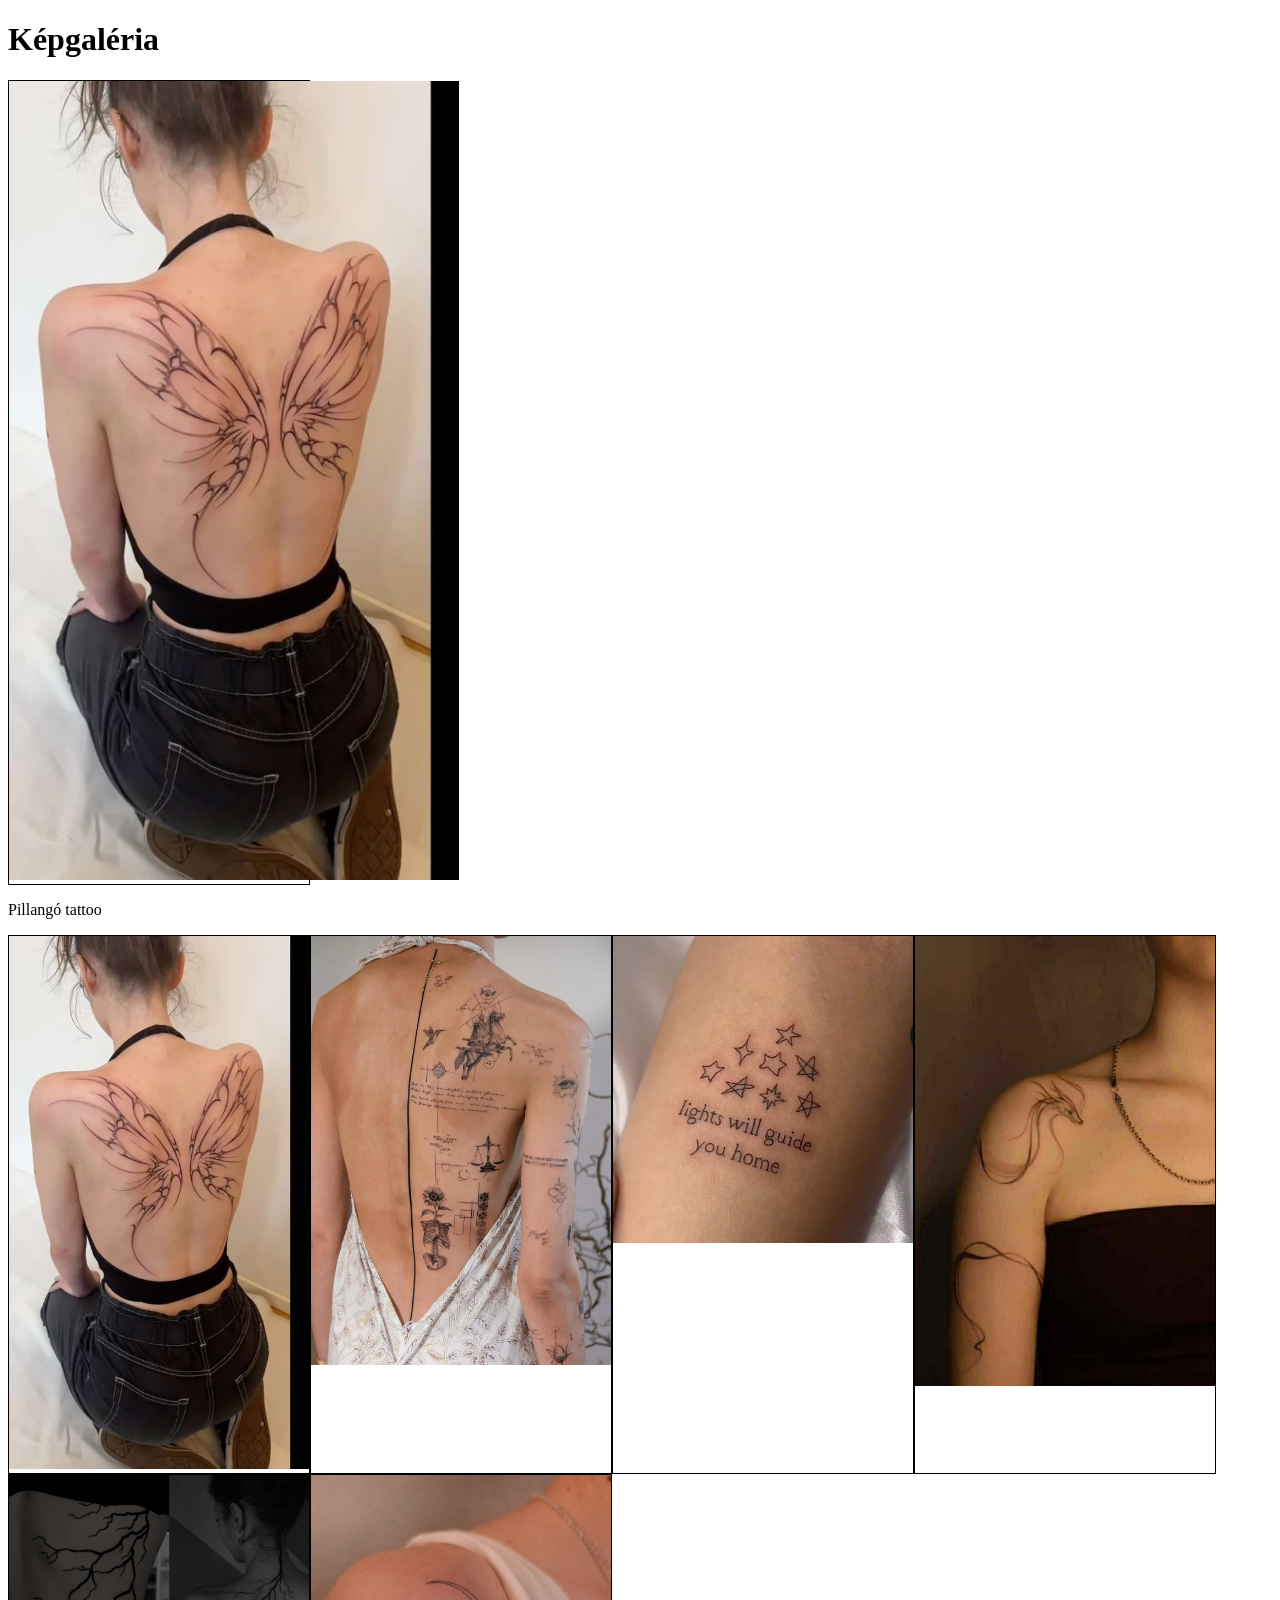
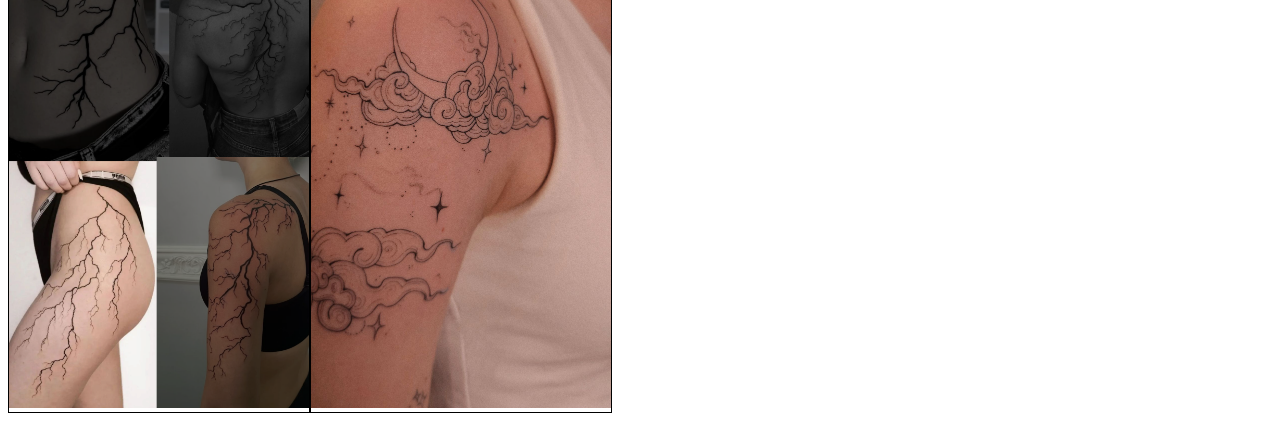
<file: index.html>
<!DOCTYPE html>
<html lang="en">
<head>
    <meta charset="UTF-8">
    <meta name="viewport" content="width=device-width, initial-scale=1.0">
    <title>Képgaléria | Stolár-Námeth Villő</title>
    <script type="module" src="src/index.js"></script>
    <link rel="stylesheet" href="src/stilus.css">
</head>
<body>
    <header>
        <h1>Képgaléria</h1>
    </header>
    
    <article>
        <div class="nagyKep"></div>
    </article>
    <article class="tarolo">

    </article>

</body>
</html>
</file>
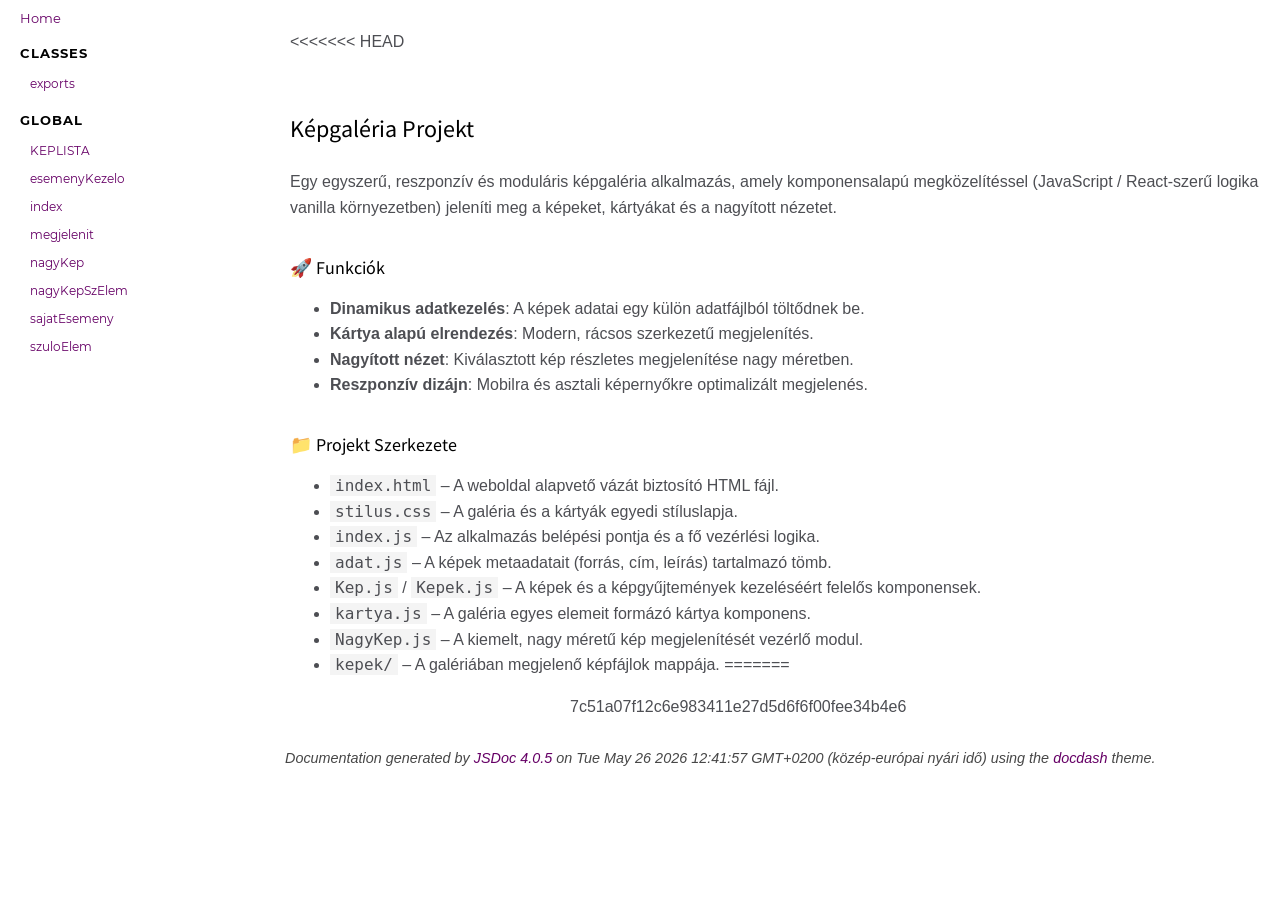
<file: out/index.html>
<!DOCTYPE html>
<html lang="en">
<head>
    
    <meta charset="utf-8">
    <title>Home - Documentation</title>
    
    
    <script src="scripts/prettify/prettify.js"></script>
    <script src="scripts/prettify/lang-css.js"></script>
    <!--[if lt IE 9]>
      <script src="//html5shiv.googlecode.com/svn/trunk/html5.js"></script>
    <![endif]-->
    <link type="text/css" rel="stylesheet" href="styles/prettify.css">
    <link type="text/css" rel="stylesheet" href="styles/jsdoc.css">
    <script src="scripts/nav.js" defer></script>
    
    <meta name="viewport" content="width=device-width, initial-scale=1.0">
</head>
<body>

<input type="checkbox" id="nav-trigger" class="nav-trigger" />
<label for="nav-trigger" class="navicon-button x">
  <div class="navicon"></div>
</label>

<label for="nav-trigger" class="overlay"></label>

<nav >
    
    
    <h2><a href="index.html">Home</a></h2><h3>Classes</h3><ul><li><a href="module.exports.html">exports</a></li><li></li><li></li></ul><h3>Global</h3><ul><li><a href="global.html#KEPLISTA">KEPLISTA</a></li><li><a href="global.html#esemenyKezelo">esemenyKezelo</a></li><li><a href="global.html#index">index</a></li><li><a href="global.html#megjelenit">megjelenit</a></li><li><a href="global.html#nagyKep">nagyKep</a></li><li><a href="global.html#nagyKepSzElem">nagyKepSzElem</a></li><li><a href="global.html#sajatEsemeny">sajatEsemeny</a></li><li><a href="global.html#szuloElem">szuloElem</a></li></ul>
    
</nav>

<div id="main">
    

    



    


    <section class="package">
        <h3> </h3>		
    </section>









    



    <section class="readme usertext">
        <article><p>&lt;&lt;&lt;&lt;&lt;&lt;&lt; HEAD</p>
<h1>Képgaléria Projekt</h1>
<p>Egy egyszerű, reszponzív és moduláris képgaléria alkalmazás, amely komponensalapú megközelítéssel (JavaScript / React-szerű logika vanilla környezetben) jeleníti meg a képeket, kártyákat és a nagyított nézetet.</p>
<h2>🚀 Funkciók</h2>
<ul>
<li><strong>Dinamikus adatkezelés</strong>: A képek adatai egy külön adatfájlból töltődnek be.</li>
<li><strong>Kártya alapú elrendezés</strong>: Modern, rácsos szerkezetű megjelenítés.</li>
<li><strong>Nagyított nézet</strong>: Kiválasztott kép részletes megjelenítése nagy méretben.</li>
<li><strong>Reszponzív dizájn</strong>: Mobilra és asztali képernyőkre optimalizált megjelenés.</li>
</ul>
<h2>📁 Projekt Szerkezete</h2>
<ul>
<li><code>index.html</code> – A weboldal alapvető vázát biztosító HTML fájl.</li>
<li><code>stilus.css</code> – A galéria és a kártyák egyedi stíluslapja.</li>
<li><code>index.js</code> – Az alkalmazás belépési pontja és a fő vezérlési logika.</li>
<li><code>adat.js</code> – A képek metaadatait (forrás, cím, leírás) tartalmazó tömb.</li>
<li><code>Kep.js</code> / <code>Kepek.js</code> – A képek és a képgyűjtemények kezeléséért felelős komponensek.</li>
<li><code>kartya.js</code> – A galéria egyes elemeit formázó kártya komponens.</li>
<li><code>NagyKep.js</code> – A kiemelt, nagy méretű kép megjelenítését vezérlő modul.</li>
<li><code>kepek/</code> – A galériában megjelenő képfájlok mappája.
=======</li>
</ul>
<blockquote>
<blockquote>
<blockquote>
<blockquote>
<blockquote>
<blockquote>
<blockquote>
<p>7c51a07f12c6e983411e27d5d6f6f00fee34b4e6</p>
</blockquote>
</blockquote>
</blockquote>
</blockquote>
</blockquote>
</blockquote>
</blockquote></article>
    </section>






    
    
</div>

<br class="clear">

<footer>
    Documentation generated by <a href="https://github.com/jsdoc3/jsdoc">JSDoc 4.0.5</a> on Tue May 26 2026 12:41:57 GMT+0200 (közép-európai nyári idő) using the <a href="https://github.com/clenemt/docdash">docdash</a> theme.
</footer>

<script>prettyPrint();</script>
<script src="scripts/polyfill.js"></script>
<script src="scripts/linenumber.js"></script>



</body>
</html>
</file>
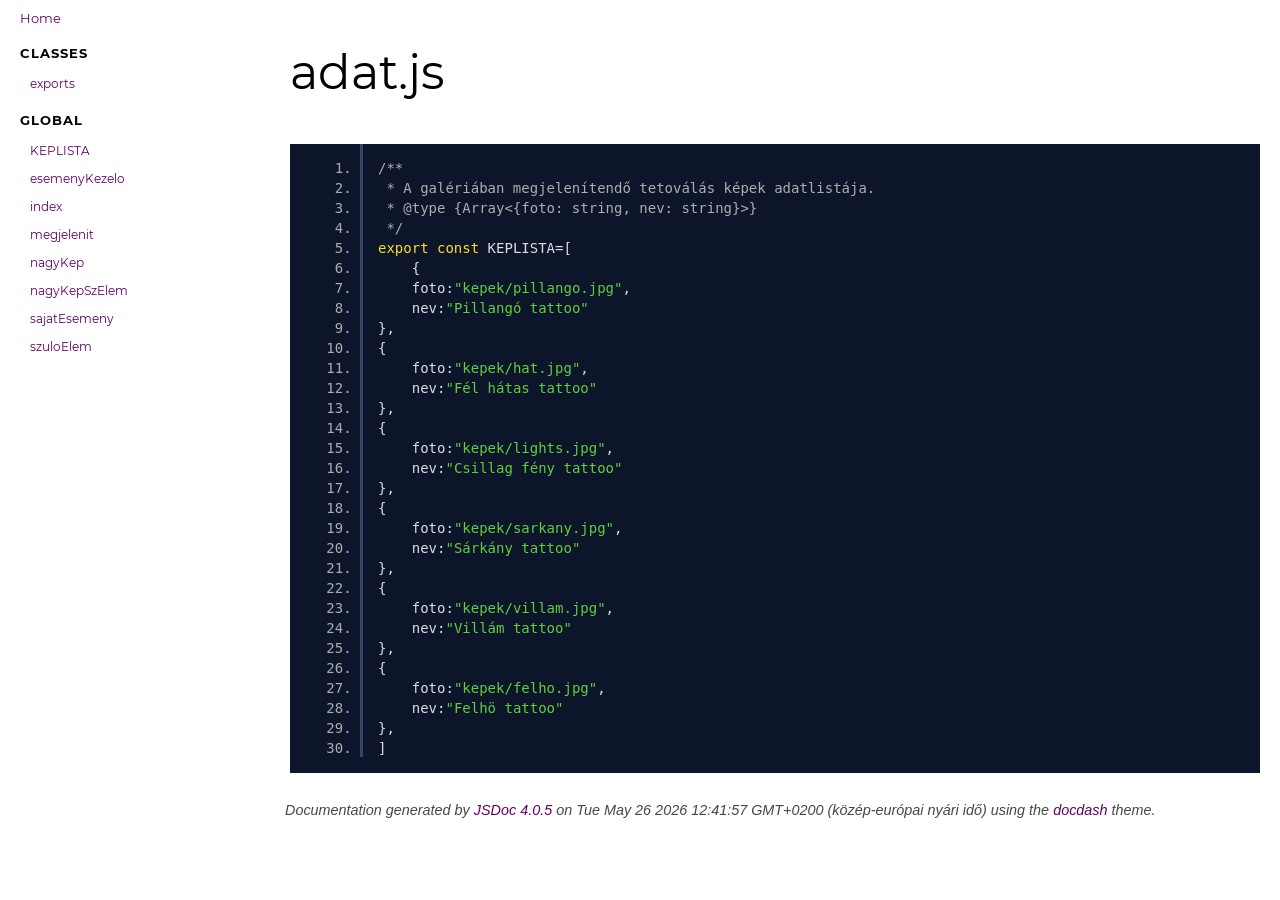
<file: out/adat.js.html>
<!DOCTYPE html>
<html lang="en">
<head>
    
    <meta charset="utf-8">
    <title>adat.js - Documentation</title>
    
    
    <script src="scripts/prettify/prettify.js"></script>
    <script src="scripts/prettify/lang-css.js"></script>
    <!--[if lt IE 9]>
      <script src="//html5shiv.googlecode.com/svn/trunk/html5.js"></script>
    <![endif]-->
    <link type="text/css" rel="stylesheet" href="styles/prettify.css">
    <link type="text/css" rel="stylesheet" href="styles/jsdoc.css">
    <script src="scripts/nav.js" defer></script>
    
    <meta name="viewport" content="width=device-width, initial-scale=1.0">
</head>
<body>

<input type="checkbox" id="nav-trigger" class="nav-trigger" />
<label for="nav-trigger" class="navicon-button x">
  <div class="navicon"></div>
</label>

<label for="nav-trigger" class="overlay"></label>

<nav >
    
    
    <h2><a href="index.html">Home</a></h2><h3>Classes</h3><ul><li><a href="module.exports.html">exports</a></li><li></li><li></li></ul><h3>Global</h3><ul><li><a href="global.html#KEPLISTA">KEPLISTA</a></li><li><a href="global.html#esemenyKezelo">esemenyKezelo</a></li><li><a href="global.html#index">index</a></li><li><a href="global.html#megjelenit">megjelenit</a></li><li><a href="global.html#nagyKep">nagyKep</a></li><li><a href="global.html#nagyKepSzElem">nagyKepSzElem</a></li><li><a href="global.html#sajatEsemeny">sajatEsemeny</a></li><li><a href="global.html#szuloElem">szuloElem</a></li></ul>
    
</nav>

<div id="main">
    
    <h1 class="page-title">adat.js</h1>
    

    



    
    <section>
        <article>
            <pre class="prettyprint source linenums"><code>/**
 * A galériában megjelenítendő tetoválás képek adatlistája.
 * @type {Array&lt;{foto: string, nev: string}>}
 */
export const KEPLISTA=[
    {
    foto:"kepek/pillango.jpg",
    nev:"Pillangó tattoo"
},
{
    foto:"kepek/hat.jpg",
    nev:"Fél hátas tattoo"
},
{
    foto:"kepek/lights.jpg",
    nev:"Csillag fény tattoo"
},
{
    foto:"kepek/sarkany.jpg",
    nev:"Sárkány tattoo"
},
{
    foto:"kepek/villam.jpg",
    nev:"Villám tattoo"
},
{
    foto:"kepek/felho.jpg",
    nev:"Felhö tattoo"
},
]
</code></pre>
        </article>
    </section>




    
    
</div>

<br class="clear">

<footer>
    Documentation generated by <a href="https://github.com/jsdoc3/jsdoc">JSDoc 4.0.5</a> on Tue May 26 2026 12:41:57 GMT+0200 (közép-európai nyári idő) using the <a href="https://github.com/clenemt/docdash">docdash</a> theme.
</footer>

<script>prettyPrint();</script>
<script src="scripts/polyfill.js"></script>
<script src="scripts/linenumber.js"></script>



</body>
</html>
</file>
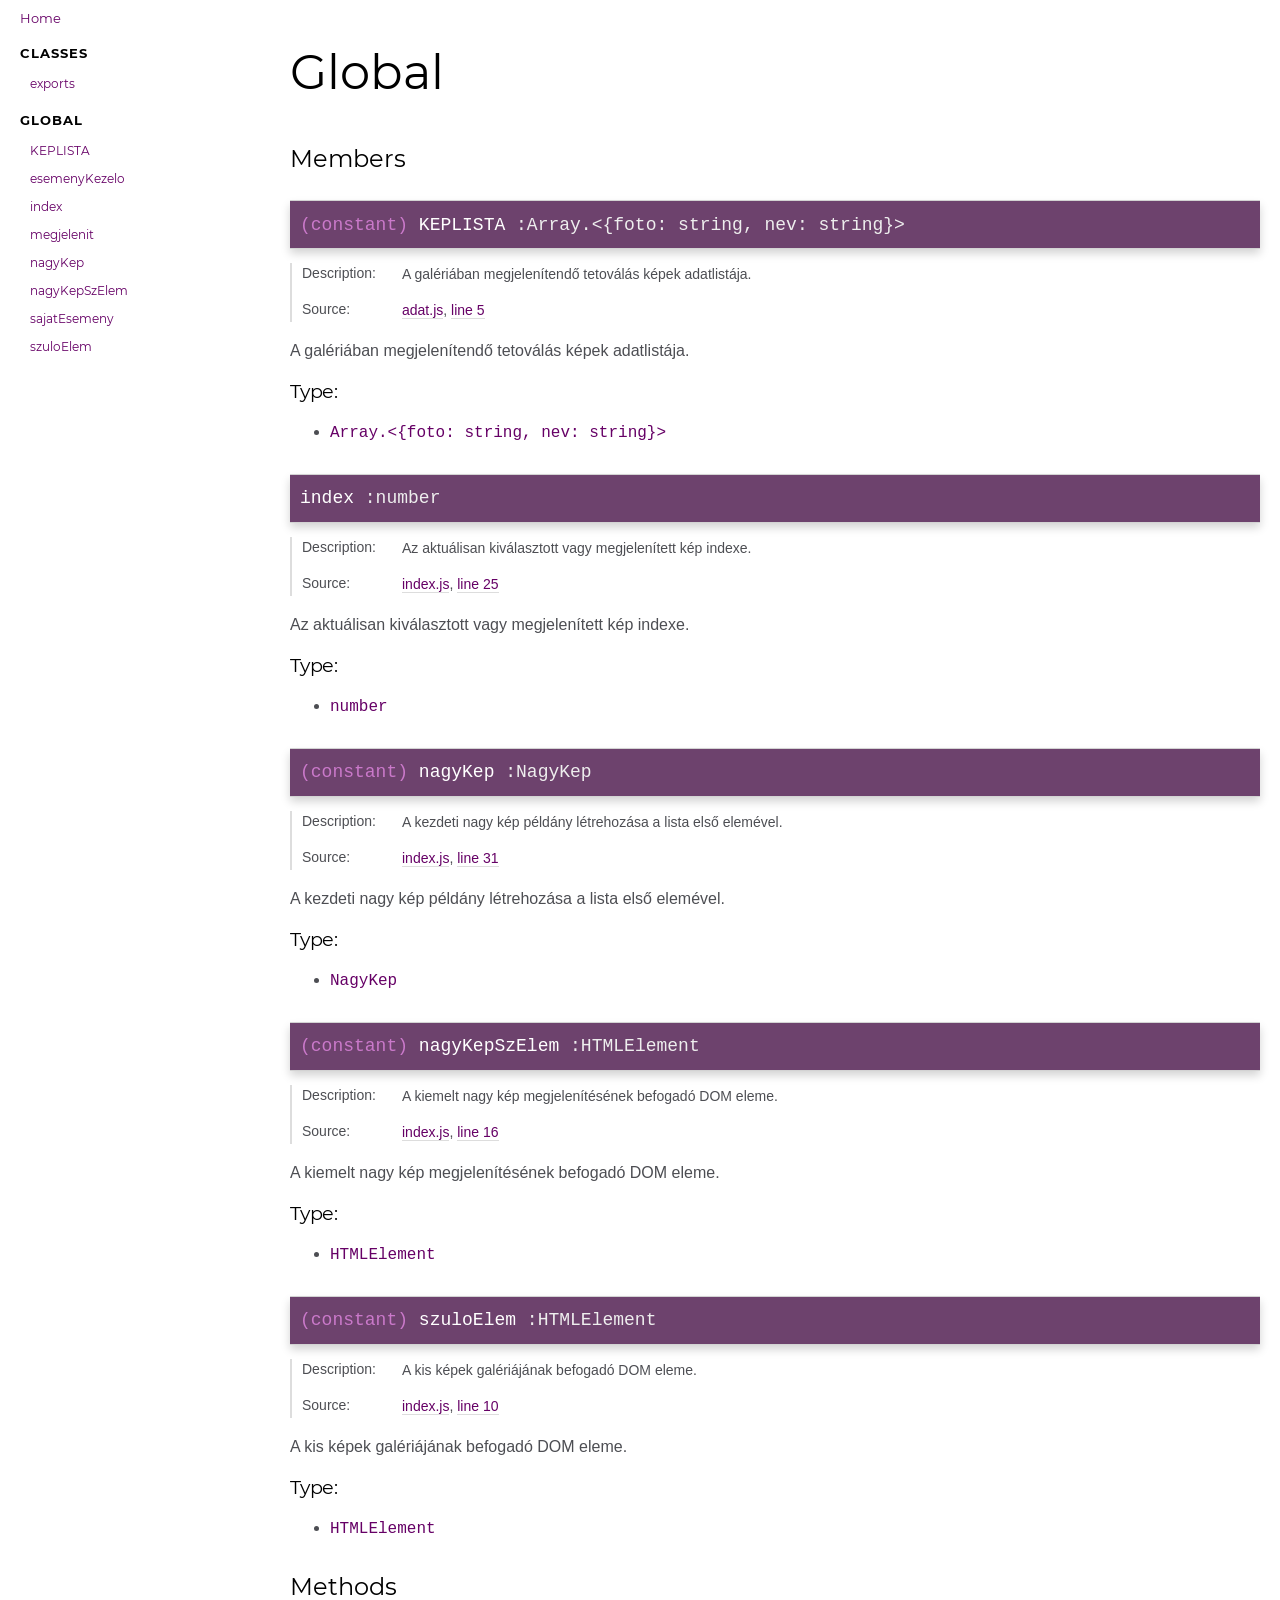
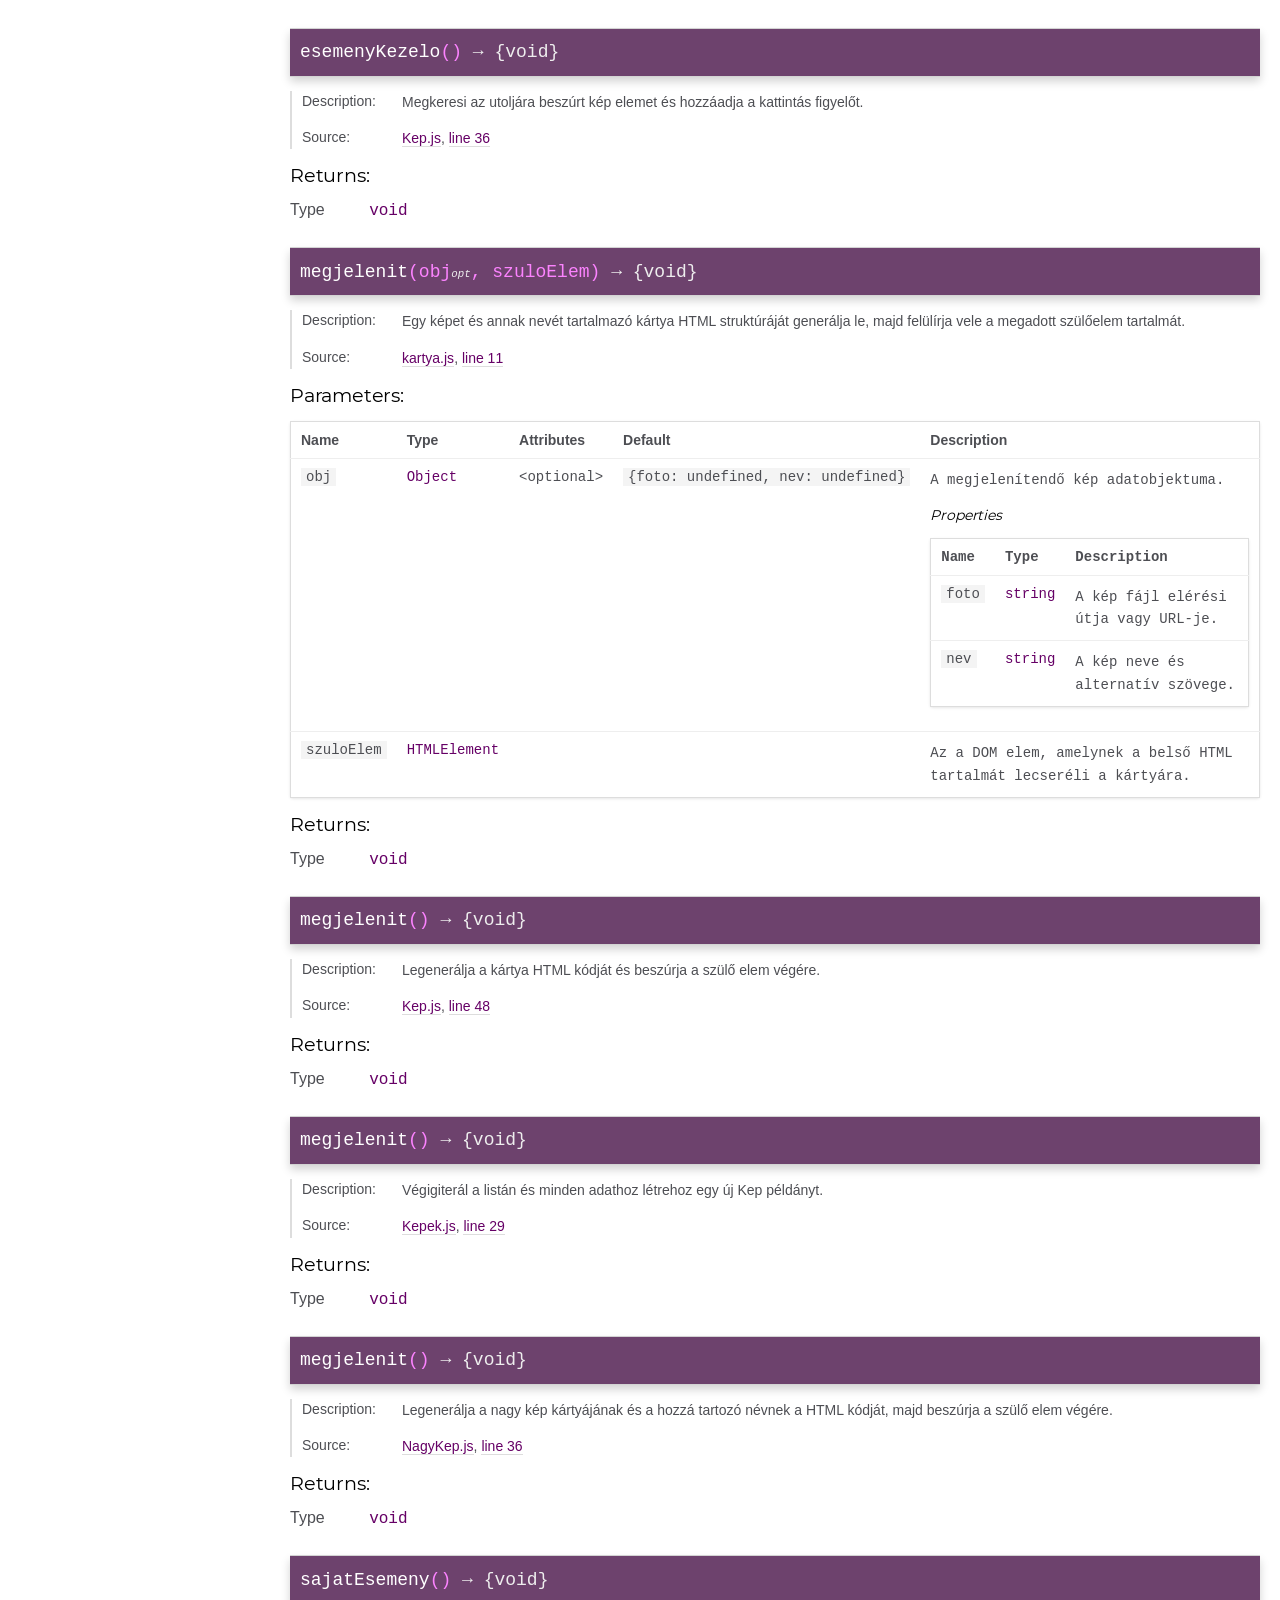
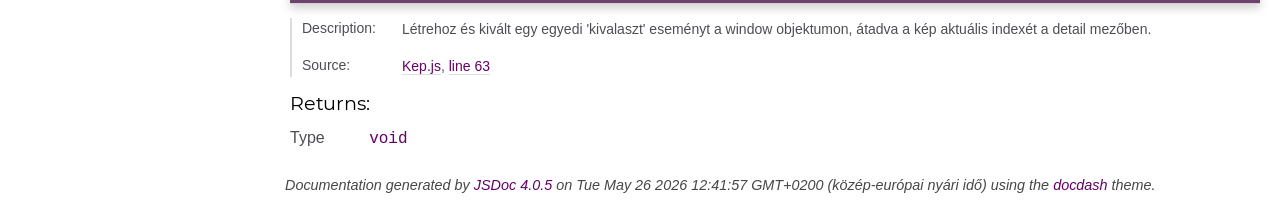
<file: out/global.html>
<!DOCTYPE html>
<html lang="en">
<head>
    
    <meta charset="utf-8">
    <title>Global - Documentation</title>
    
    
    <script src="scripts/prettify/prettify.js"></script>
    <script src="scripts/prettify/lang-css.js"></script>
    <!--[if lt IE 9]>
      <script src="//html5shiv.googlecode.com/svn/trunk/html5.js"></script>
    <![endif]-->
    <link type="text/css" rel="stylesheet" href="styles/prettify.css">
    <link type="text/css" rel="stylesheet" href="styles/jsdoc.css">
    <script src="scripts/nav.js" defer></script>
    
    <meta name="viewport" content="width=device-width, initial-scale=1.0">
</head>
<body>

<input type="checkbox" id="nav-trigger" class="nav-trigger" />
<label for="nav-trigger" class="navicon-button x">
  <div class="navicon"></div>
</label>

<label for="nav-trigger" class="overlay"></label>

<nav >
    
    
    <h2><a href="index.html">Home</a></h2><h3>Classes</h3><ul><li><a href="module.exports.html">exports</a></li><li></li><li></li></ul><h3>Global</h3><ul><li><a href="global.html#KEPLISTA">KEPLISTA</a></li><li><a href="global.html#esemenyKezelo">esemenyKezelo</a></li><li><a href="global.html#index">index</a></li><li><a href="global.html#megjelenit">megjelenit</a></li><li><a href="global.html#nagyKep">nagyKep</a></li><li><a href="global.html#nagyKepSzElem">nagyKepSzElem</a></li><li><a href="global.html#sajatEsemeny">sajatEsemeny</a></li><li><a href="global.html#szuloElem">szuloElem</a></li></ul>
    
</nav>

<div id="main">
    
    <h1 class="page-title">Global</h1>
    

    




<section>

<header>
    
        <h2>
        
            
        
        </h2>
        
    
</header>

<article>
    
        <div class="container-overview">
        
            

<dl class="details">
    

    

    

    

    

    

    

    

    

    

    

    

    

    

    

    

    
</dl>




            

            
        
        </div>
    

    

    

    
    
    

     

    

    
        <h3 class="subsection-title">Members</h3>

        
            
<h4 class="name" id="KEPLISTA"><span class="type-signature type-signature-constant">(constant) </span>KEPLISTA<span class="type-signature"> :Array.&lt;{foto: string, nev: string}></span></h4>





<dl class="details">
    
    <dt class="tag-description">Description:</dt>
    <dd class="tag-description"><ul class="dummy"><li><p>A galériában megjelenítendő tetoválás képek adatlistája.</p></li></ul></dd>
    

    
    <dt class="tag-source">Source:</dt>
    <dd class="tag-source"><ul class="dummy"><li>
        <a href="adat.js.html">adat.js</a>, <a href="adat.js.html#line5">line 5</a>
    </li></ul></dd>
    

    

    

    

    

    

    

    

    

    

    

    

    

    

    

    
</dl>





<div class="description usertext">
    <p>A galériában megjelenítendő tetoválás képek adatlistája.</p>
</div>



    <h5 class="h5-types">Type:</h5>
    <ul>
        <li>
            
<span class="param-type">Array.&lt;{foto: string, nev: string}></span>



        </li>
    </ul>






        
            
<h4 class="name" id="index"><span class="type-signature"></span>index<span class="type-signature"> :number</span></h4>





<dl class="details">
    
    <dt class="tag-description">Description:</dt>
    <dd class="tag-description"><ul class="dummy"><li><p>Az aktuálisan kiválasztott vagy megjelenített kép indexe.</p></li></ul></dd>
    

    
    <dt class="tag-source">Source:</dt>
    <dd class="tag-source"><ul class="dummy"><li>
        <a href="index.js.html">index.js</a>, <a href="index.js.html#line25">line 25</a>
    </li></ul></dd>
    

    

    

    

    

    

    

    

    

    

    

    

    

    

    

    
</dl>





<div class="description usertext">
    <p>Az aktuálisan kiválasztott vagy megjelenített kép indexe.</p>
</div>



    <h5 class="h5-types">Type:</h5>
    <ul>
        <li>
            
<span class="param-type">number</span>



        </li>
    </ul>






        
            
<h4 class="name" id="nagyKep"><span class="type-signature type-signature-constant">(constant) </span>nagyKep<span class="type-signature"> :NagyKep</span></h4>





<dl class="details">
    
    <dt class="tag-description">Description:</dt>
    <dd class="tag-description"><ul class="dummy"><li><p>A kezdeti nagy kép példány létrehozása a lista első elemével.</p></li></ul></dd>
    

    
    <dt class="tag-source">Source:</dt>
    <dd class="tag-source"><ul class="dummy"><li>
        <a href="index.js.html">index.js</a>, <a href="index.js.html#line31">line 31</a>
    </li></ul></dd>
    

    

    

    

    

    

    

    

    

    

    

    

    

    

    

    
</dl>





<div class="description usertext">
    <p>A kezdeti nagy kép példány létrehozása a lista első elemével.</p>
</div>



    <h5 class="h5-types">Type:</h5>
    <ul>
        <li>
            
<span class="param-type">NagyKep</span>



        </li>
    </ul>






        
            
<h4 class="name" id="nagyKepSzElem"><span class="type-signature type-signature-constant">(constant) </span>nagyKepSzElem<span class="type-signature"> :HTMLElement</span></h4>





<dl class="details">
    
    <dt class="tag-description">Description:</dt>
    <dd class="tag-description"><ul class="dummy"><li><p>A kiemelt nagy kép megjelenítésének befogadó DOM eleme.</p></li></ul></dd>
    

    
    <dt class="tag-source">Source:</dt>
    <dd class="tag-source"><ul class="dummy"><li>
        <a href="index.js.html">index.js</a>, <a href="index.js.html#line16">line 16</a>
    </li></ul></dd>
    

    

    

    

    

    

    

    

    

    

    

    

    

    

    

    
</dl>





<div class="description usertext">
    <p>A kiemelt nagy kép megjelenítésének befogadó DOM eleme.</p>
</div>



    <h5 class="h5-types">Type:</h5>
    <ul>
        <li>
            
<span class="param-type">HTMLElement</span>



        </li>
    </ul>






        
            
<h4 class="name" id="szuloElem"><span class="type-signature type-signature-constant">(constant) </span>szuloElem<span class="type-signature"> :HTMLElement</span></h4>





<dl class="details">
    
    <dt class="tag-description">Description:</dt>
    <dd class="tag-description"><ul class="dummy"><li><p>A kis képek galériájának befogadó DOM eleme.</p></li></ul></dd>
    

    
    <dt class="tag-source">Source:</dt>
    <dd class="tag-source"><ul class="dummy"><li>
        <a href="index.js.html">index.js</a>, <a href="index.js.html#line10">line 10</a>
    </li></ul></dd>
    

    

    

    

    

    

    

    

    

    

    

    

    

    

    

    
</dl>





<div class="description usertext">
    <p>A kis képek galériájának befogadó DOM eleme.</p>
</div>



    <h5 class="h5-types">Type:</h5>
    <ul>
        <li>
            
<span class="param-type">HTMLElement</span>



        </li>
    </ul>






        
    

    
        <h3 class="subsection-title">Methods</h3>

        
            

    

    <h4 class="name" id="esemenyKezelo"><span class="type-signature"></span>esemenyKezelo<span class="signature">()</span><span class="type-signature"> &rarr; {void}</span></h4>

    




<dl class="details">
    
    <dt class="tag-description">Description:</dt>
    <dd class="tag-description"><ul class="dummy"><li><p>Megkeresi az utoljára beszúrt kép elemet és hozzáadja a kattintás figyelőt.</p></li></ul></dd>
    

    
    <dt class="tag-source">Source:</dt>
    <dd class="tag-source"><ul class="dummy"><li>
        <a href="Kep.js.html">Kep.js</a>, <a href="Kep.js.html#line36">line 36</a>
    </li></ul></dd>
    

    

    

    

    

    

    

    

    

    

    

    

    

    

    

    
</dl>



























<h5 class="h5-returns">Returns:</h5>

        


<dl class="param-type">
    <dt>
        Type
    </dt>
    <dd>
        
<span class="param-type">void</span>



    </dd>
</dl>

    



        
            

    

    <h4 class="name" id="megjelenit"><span class="type-signature"></span>megjelenit<span class="signature">(obj<span class="signature-attributes">opt</span>, szuloElem)</span><span class="type-signature"> &rarr; {void}</span></h4>

    




<dl class="details">
    
    <dt class="tag-description">Description:</dt>
    <dd class="tag-description"><ul class="dummy"><li><p>Egy képet és annak nevét tartalmazó kártya HTML struktúráját generálja le,
majd felülírja vele a megadott szülőelem tartalmát.</p></li></ul></dd>
    

    
    <dt class="tag-source">Source:</dt>
    <dd class="tag-source"><ul class="dummy"><li>
        <a href="kartya.js.html">kartya.js</a>, <a href="kartya.js.html#line11">line 11</a>
    </li></ul></dd>
    

    

    

    

    

    

    

    

    

    

    

    

    

    

    

    
</dl>













    <h5 class="h5-parameters">Parameters:</h5>
    

<table class="params">
    <thead>
    <tr>
        
        <th>Name</th>
        

        <th>Type</th>

        
        <th>Attributes</th>
        

        
        <th>Default</th>
        

        <th class="last">Description</th>
    </tr>
    </thead>

    <tbody>
    

        <tr>
            
                <td class="name"><code>obj</code></td>
            

            <td class="type">
            
                
<span class="param-type">Object</span>



            
            </td>

            
                <td class="attributes">
                
                    &lt;optional><br>
                

                

                
                </td>
            

            
                <td class="default">
                
                    <code>{foto: undefined, nev: undefined}</code>
                
                </td>
            

            <td class="description last"><p>A megjelenítendő kép adatobjektuma.</p>
                <h6>Properties</h6>
                

<table class="params">
    <thead>
    <tr>
        
        <th>Name</th>
        

        <th>Type</th>

        

        

        <th class="last">Description</th>
    </tr>
    </thead>

    <tbody>
    

        <tr>
            
                <td class="name"><code>foto</code></td>
            

            <td class="type">
            
                
<span class="param-type">string</span>



            
            </td>

            

            

            <td class="description last"><p>A kép fájl elérési útja vagy URL-je.</p></td>
        </tr>

    

        <tr>
            
                <td class="name"><code>nev</code></td>
            

            <td class="type">
            
                
<span class="param-type">string</span>



            
            </td>

            

            

            <td class="description last"><p>A kép neve és alternatív szövege.</p></td>
        </tr>

    
    </tbody>
</table>

            </td>
        </tr>

    

        <tr>
            
                <td class="name"><code>szuloElem</code></td>
            

            <td class="type">
            
                
<span class="param-type">HTMLElement</span>



            
            </td>

            
                <td class="attributes">
                

                

                
                </td>
            

            
                <td class="default">
                
                </td>
            

            <td class="description last"><p>Az a DOM elem, amelynek a belső HTML tartalmát lecseréli a kártyára.</p></td>
        </tr>

    
    </tbody>
</table>
















<h5 class="h5-returns">Returns:</h5>

        


<dl class="param-type">
    <dt>
        Type
    </dt>
    <dd>
        
<span class="param-type">void</span>



    </dd>
</dl>

    



        
            

    

    <h4 class="name" id="megjelenit"><span class="type-signature"></span>megjelenit<span class="signature">()</span><span class="type-signature"> &rarr; {void}</span></h4>

    




<dl class="details">
    
    <dt class="tag-description">Description:</dt>
    <dd class="tag-description"><ul class="dummy"><li><p>Legenerálja a kártya HTML kódját és beszúrja a szülő elem végére.</p></li></ul></dd>
    

    
    <dt class="tag-source">Source:</dt>
    <dd class="tag-source"><ul class="dummy"><li>
        <a href="Kep.js.html">Kep.js</a>, <a href="Kep.js.html#line48">line 48</a>
    </li></ul></dd>
    

    

    

    

    

    

    

    

    

    

    

    

    

    

    

    
</dl>



























<h5 class="h5-returns">Returns:</h5>

        


<dl class="param-type">
    <dt>
        Type
    </dt>
    <dd>
        
<span class="param-type">void</span>



    </dd>
</dl>

    



        
            

    

    <h4 class="name" id="megjelenit"><span class="type-signature"></span>megjelenit<span class="signature">()</span><span class="type-signature"> &rarr; {void}</span></h4>

    




<dl class="details">
    
    <dt class="tag-description">Description:</dt>
    <dd class="tag-description"><ul class="dummy"><li><p>Végigiterál a listán és minden adathoz létrehoz egy új Kep példányt.</p></li></ul></dd>
    

    
    <dt class="tag-source">Source:</dt>
    <dd class="tag-source"><ul class="dummy"><li>
        <a href="Kepek.js.html">Kepek.js</a>, <a href="Kepek.js.html#line29">line 29</a>
    </li></ul></dd>
    

    

    

    

    

    

    

    

    

    

    

    

    

    

    

    
</dl>



























<h5 class="h5-returns">Returns:</h5>

        


<dl class="param-type">
    <dt>
        Type
    </dt>
    <dd>
        
<span class="param-type">void</span>



    </dd>
</dl>

    



        
            

    

    <h4 class="name" id="megjelenit"><span class="type-signature"></span>megjelenit<span class="signature">()</span><span class="type-signature"> &rarr; {void}</span></h4>

    




<dl class="details">
    
    <dt class="tag-description">Description:</dt>
    <dd class="tag-description"><ul class="dummy"><li><p>Legenerálja a nagy kép kártyájának és a hozzá tartozó névnek a HTML kódját,
majd beszúrja a szülő elem végére.</p></li></ul></dd>
    

    
    <dt class="tag-source">Source:</dt>
    <dd class="tag-source"><ul class="dummy"><li>
        <a href="NagyKep.js.html">NagyKep.js</a>, <a href="NagyKep.js.html#line36">line 36</a>
    </li></ul></dd>
    

    

    

    

    

    

    

    

    

    

    

    

    

    

    

    
</dl>



























<h5 class="h5-returns">Returns:</h5>

        


<dl class="param-type">
    <dt>
        Type
    </dt>
    <dd>
        
<span class="param-type">void</span>



    </dd>
</dl>

    



        
            

    

    <h4 class="name" id="sajatEsemeny"><span class="type-signature"></span>sajatEsemeny<span class="signature">()</span><span class="type-signature"> &rarr; {void}</span></h4>

    




<dl class="details">
    
    <dt class="tag-description">Description:</dt>
    <dd class="tag-description"><ul class="dummy"><li><p>Létrehoz és kivált egy egyedi 'kivalaszt' eseményt a window objektumon,
átadva a kép aktuális indexét a detail mezőben.</p></li></ul></dd>
    

    
    <dt class="tag-source">Source:</dt>
    <dd class="tag-source"><ul class="dummy"><li>
        <a href="Kep.js.html">Kep.js</a>, <a href="Kep.js.html#line63">line 63</a>
    </li></ul></dd>
    

    

    

    

    

    

    

    

    

    

    

    

    

    

    

    
</dl>



























<h5 class="h5-returns">Returns:</h5>

        


<dl class="param-type">
    <dt>
        Type
    </dt>
    <dd>
        
<span class="param-type">void</span>



    </dd>
</dl>

    



        
    

    

    
</article>

</section>




    
    
</div>

<br class="clear">

<footer>
    Documentation generated by <a href="https://github.com/jsdoc3/jsdoc">JSDoc 4.0.5</a> on Tue May 26 2026 12:41:57 GMT+0200 (közép-európai nyári idő) using the <a href="https://github.com/clenemt/docdash">docdash</a> theme.
</footer>

<script>prettyPrint();</script>
<script src="scripts/polyfill.js"></script>
<script src="scripts/linenumber.js"></script>



</body>
</html>
</file>
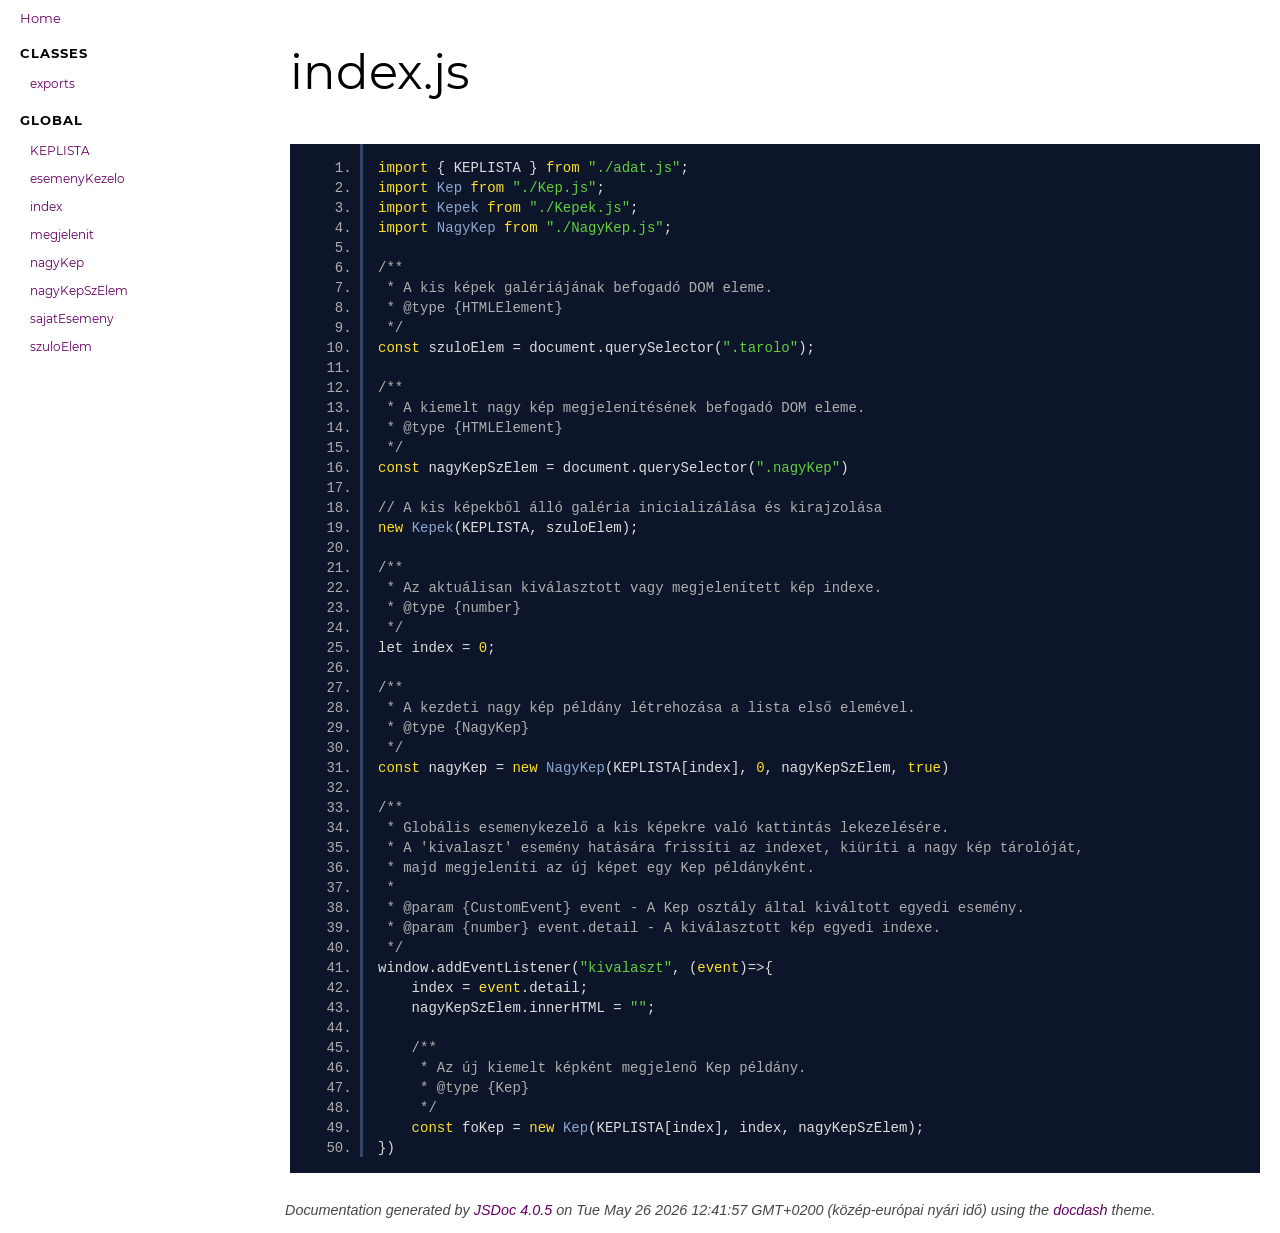
<file: out/index.js.html>
<!DOCTYPE html>
<html lang="en">
<head>
    
    <meta charset="utf-8">
    <title>index.js - Documentation</title>
    
    
    <script src="scripts/prettify/prettify.js"></script>
    <script src="scripts/prettify/lang-css.js"></script>
    <!--[if lt IE 9]>
      <script src="//html5shiv.googlecode.com/svn/trunk/html5.js"></script>
    <![endif]-->
    <link type="text/css" rel="stylesheet" href="styles/prettify.css">
    <link type="text/css" rel="stylesheet" href="styles/jsdoc.css">
    <script src="scripts/nav.js" defer></script>
    
    <meta name="viewport" content="width=device-width, initial-scale=1.0">
</head>
<body>

<input type="checkbox" id="nav-trigger" class="nav-trigger" />
<label for="nav-trigger" class="navicon-button x">
  <div class="navicon"></div>
</label>

<label for="nav-trigger" class="overlay"></label>

<nav >
    
    
    <h2><a href="index.html">Home</a></h2><h3>Classes</h3><ul><li><a href="module.exports.html">exports</a></li><li></li><li></li></ul><h3>Global</h3><ul><li><a href="global.html#KEPLISTA">KEPLISTA</a></li><li><a href="global.html#esemenyKezelo">esemenyKezelo</a></li><li><a href="global.html#index">index</a></li><li><a href="global.html#megjelenit">megjelenit</a></li><li><a href="global.html#nagyKep">nagyKep</a></li><li><a href="global.html#nagyKepSzElem">nagyKepSzElem</a></li><li><a href="global.html#sajatEsemeny">sajatEsemeny</a></li><li><a href="global.html#szuloElem">szuloElem</a></li></ul>
    
</nav>

<div id="main">
    
    <h1 class="page-title">index.js</h1>
    

    



    
    <section>
        <article>
            <pre class="prettyprint source linenums"><code>import { KEPLISTA } from "./adat.js";
import Kep from "./Kep.js";
import Kepek from "./Kepek.js";
import NagyKep from "./NagyKep.js";

/** 
 * A kis képek galériájának befogadó DOM eleme.
 * @type {HTMLElement} 
 */
const szuloElem = document.querySelector(".tarolo");

/** 
 * A kiemelt nagy kép megjelenítésének befogadó DOM eleme.
 * @type {HTMLElement} 
 */
const nagyKepSzElem = document.querySelector(".nagyKep")

// A kis képekből álló galéria inicializálása és kirajzolása
new Kepek(KEPLISTA, szuloElem);

/** 
 * Az aktuálisan kiválasztott vagy megjelenített kép indexe.
 * @type {number} 
 */
let index = 0;

/** 
 * A kezdeti nagy kép példány létrehozása a lista első elemével.
 * @type {NagyKep} 
 */
const nagyKep = new NagyKep(KEPLISTA[index], 0, nagyKepSzElem, true)

/**
 * Globális esemenykezelő a kis képekre való kattintás lekezelésére.
 * A 'kivalaszt' esemény hatására frissíti az indexet, kiüríti a nagy kép tárolóját,
 * majd megjeleníti az új képet egy Kep példányként.
 * 
 * @param {CustomEvent} event - A Kep osztály által kiváltott egyedi esemény.
 * @param {number} event.detail - A kiválasztott kép egyedi indexe.
 */
window.addEventListener("kivalaszt", (event)=>{
    index = event.detail;
    nagyKepSzElem.innerHTML = "";
    
    /** 
     * Az új kiemelt képként megjelenő Kep példány.
     * @type {Kep} 
     */
    const foKep = new Kep(KEPLISTA[index], index, nagyKepSzElem);
})
</code></pre>
        </article>
    </section>




    
    
</div>

<br class="clear">

<footer>
    Documentation generated by <a href="https://github.com/jsdoc3/jsdoc">JSDoc 4.0.5</a> on Tue May 26 2026 12:41:57 GMT+0200 (közép-európai nyári idő) using the <a href="https://github.com/clenemt/docdash">docdash</a> theme.
</footer>

<script>prettyPrint();</script>
<script src="scripts/polyfill.js"></script>
<script src="scripts/linenumber.js"></script>



</body>
</html>
</file>
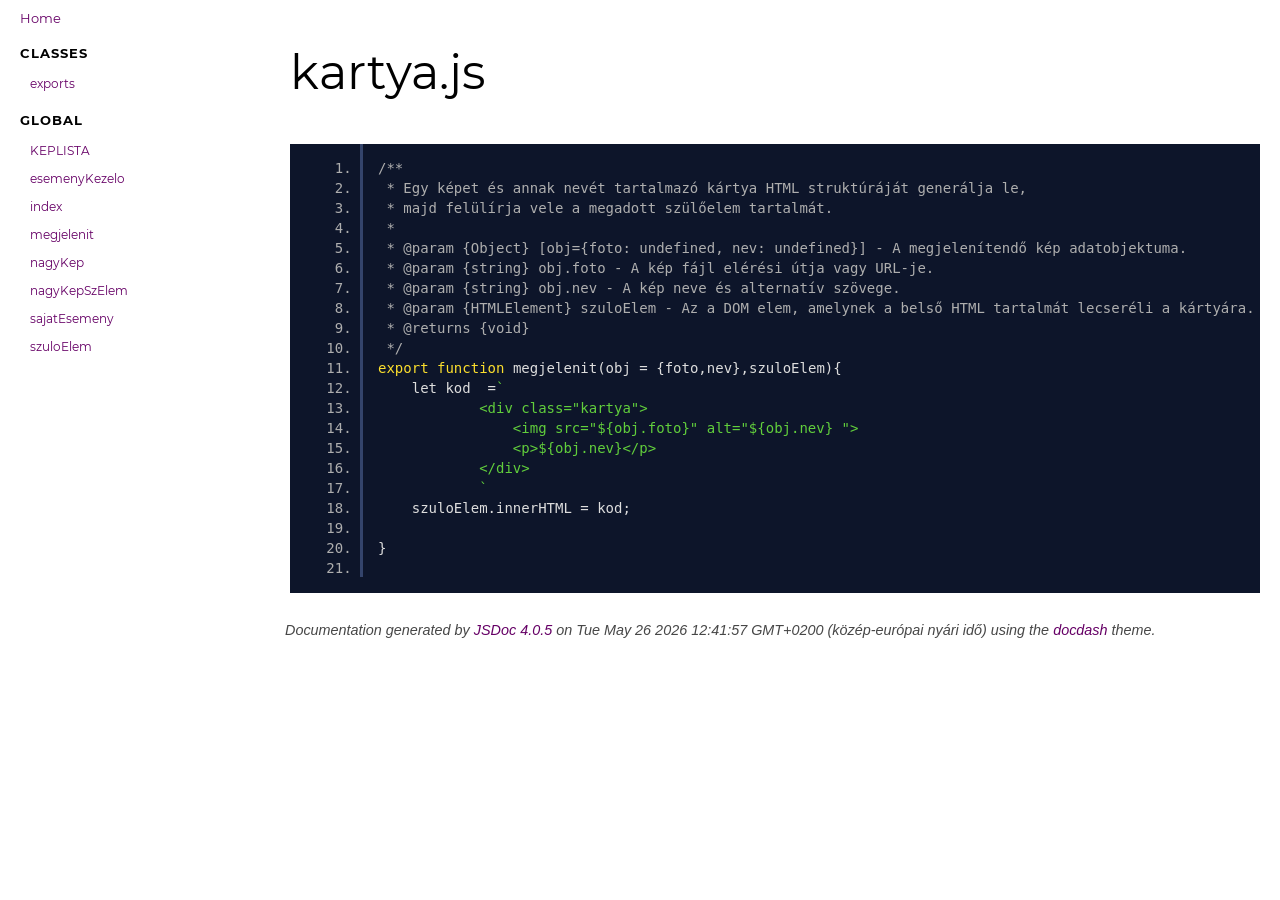
<file: out/kartya.js.html>
<!DOCTYPE html>
<html lang="en">
<head>
    
    <meta charset="utf-8">
    <title>kartya.js - Documentation</title>
    
    
    <script src="scripts/prettify/prettify.js"></script>
    <script src="scripts/prettify/lang-css.js"></script>
    <!--[if lt IE 9]>
      <script src="//html5shiv.googlecode.com/svn/trunk/html5.js"></script>
    <![endif]-->
    <link type="text/css" rel="stylesheet" href="styles/prettify.css">
    <link type="text/css" rel="stylesheet" href="styles/jsdoc.css">
    <script src="scripts/nav.js" defer></script>
    
    <meta name="viewport" content="width=device-width, initial-scale=1.0">
</head>
<body>

<input type="checkbox" id="nav-trigger" class="nav-trigger" />
<label for="nav-trigger" class="navicon-button x">
  <div class="navicon"></div>
</label>

<label for="nav-trigger" class="overlay"></label>

<nav >
    
    
    <h2><a href="index.html">Home</a></h2><h3>Classes</h3><ul><li><a href="module.exports.html">exports</a></li><li></li><li></li></ul><h3>Global</h3><ul><li><a href="global.html#KEPLISTA">KEPLISTA</a></li><li><a href="global.html#esemenyKezelo">esemenyKezelo</a></li><li><a href="global.html#index">index</a></li><li><a href="global.html#megjelenit">megjelenit</a></li><li><a href="global.html#nagyKep">nagyKep</a></li><li><a href="global.html#nagyKepSzElem">nagyKepSzElem</a></li><li><a href="global.html#sajatEsemeny">sajatEsemeny</a></li><li><a href="global.html#szuloElem">szuloElem</a></li></ul>
    
</nav>

<div id="main">
    
    <h1 class="page-title">kartya.js</h1>
    

    



    
    <section>
        <article>
            <pre class="prettyprint source linenums"><code>/**
 * Egy képet és annak nevét tartalmazó kártya HTML struktúráját generálja le,
 * majd felülírja vele a megadott szülőelem tartalmát.
 * 
 * @param {Object} [obj={foto: undefined, nev: undefined}] - A megjelenítendő kép adatobjektuma.
 * @param {string} obj.foto - A kép fájl elérési útja vagy URL-je.
 * @param {string} obj.nev - A kép neve és alternatív szövege.
 * @param {HTMLElement} szuloElem - Az a DOM elem, amelynek a belső HTML tartalmát lecseréli a kártyára.
 * @returns {void}
 */
export function megjelenit(obj = {foto,nev},szuloElem){
    let kod  =`
            &lt;div class="kartya">
                &lt;img src="${obj.foto}" alt="${obj.nev} ">
                &lt;p>${obj.nev}&lt;/p>
            &lt;/div>
            `
    szuloElem.innerHTML = kod;
    
}

</code></pre>
        </article>
    </section>




    
    
</div>

<br class="clear">

<footer>
    Documentation generated by <a href="https://github.com/jsdoc3/jsdoc">JSDoc 4.0.5</a> on Tue May 26 2026 12:41:57 GMT+0200 (közép-európai nyári idő) using the <a href="https://github.com/clenemt/docdash">docdash</a> theme.
</footer>

<script>prettyPrint();</script>
<script src="scripts/polyfill.js"></script>
<script src="scripts/linenumber.js"></script>



</body>
</html>
</file>
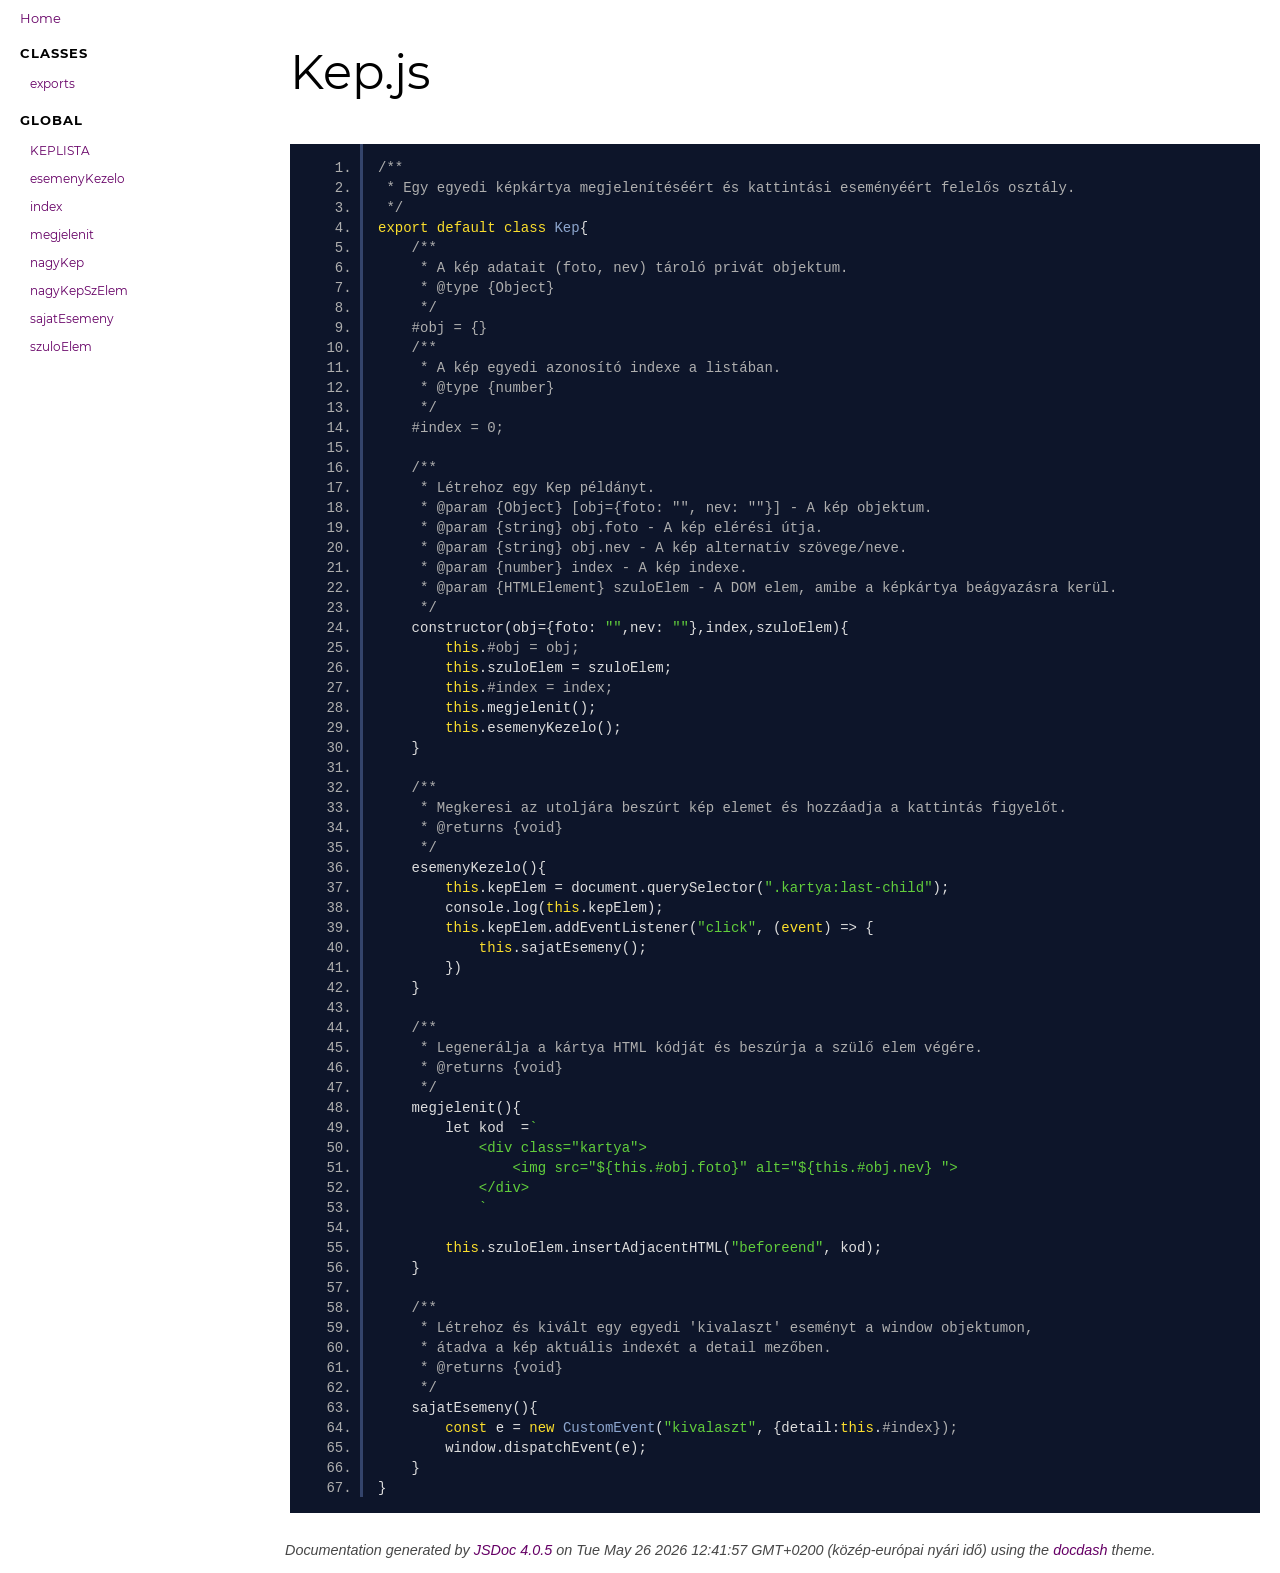
<file: out/Kep.js.html>
<!DOCTYPE html>
<html lang="en">
<head>
    
    <meta charset="utf-8">
    <title>Kep.js - Documentation</title>
    
    
    <script src="scripts/prettify/prettify.js"></script>
    <script src="scripts/prettify/lang-css.js"></script>
    <!--[if lt IE 9]>
      <script src="//html5shiv.googlecode.com/svn/trunk/html5.js"></script>
    <![endif]-->
    <link type="text/css" rel="stylesheet" href="styles/prettify.css">
    <link type="text/css" rel="stylesheet" href="styles/jsdoc.css">
    <script src="scripts/nav.js" defer></script>
    
    <meta name="viewport" content="width=device-width, initial-scale=1.0">
</head>
<body>

<input type="checkbox" id="nav-trigger" class="nav-trigger" />
<label for="nav-trigger" class="navicon-button x">
  <div class="navicon"></div>
</label>

<label for="nav-trigger" class="overlay"></label>

<nav >
    
    
    <h2><a href="index.html">Home</a></h2><h3>Classes</h3><ul><li><a href="module.exports.html">exports</a></li><li></li><li></li></ul><h3>Global</h3><ul><li><a href="global.html#KEPLISTA">KEPLISTA</a></li><li><a href="global.html#esemenyKezelo">esemenyKezelo</a></li><li><a href="global.html#index">index</a></li><li><a href="global.html#megjelenit">megjelenit</a></li><li><a href="global.html#nagyKep">nagyKep</a></li><li><a href="global.html#nagyKepSzElem">nagyKepSzElem</a></li><li><a href="global.html#sajatEsemeny">sajatEsemeny</a></li><li><a href="global.html#szuloElem">szuloElem</a></li></ul>
    
</nav>

<div id="main">
    
    <h1 class="page-title">Kep.js</h1>
    

    



    
    <section>
        <article>
            <pre class="prettyprint source linenums"><code>/**
 * Egy egyedi képkártya megjelenítéséért és kattintási eseményéért felelős osztály.
 */
export default class Kep{
    /** 
     * A kép adatait (foto, nev) tároló privát objektum.
     * @type {Object} 
     */
    #obj = {}
    /** 
     * A kép egyedi azonosító indexe a listában.
     * @type {number} 
     */
    #index = 0;

    /**
     * Létrehoz egy Kep példányt.
     * @param {Object} [obj={foto: "", nev: ""}] - A kép objektum.
     * @param {string} obj.foto - A kép elérési útja.
     * @param {string} obj.nev - A kép alternatív szövege/neve.
     * @param {number} index - A kép indexe.
     * @param {HTMLElement} szuloElem - A DOM elem, amibe a képkártya beágyazásra kerül.
     */
    constructor(obj={foto: "",nev: ""},index,szuloElem){
        this.#obj = obj;
        this.szuloElem = szuloElem;
        this.#index = index;
        this.megjelenit();
        this.esemenyKezelo();
    }

    /**
     * Megkeresi az utoljára beszúrt kép elemet és hozzáadja a kattintás figyelőt.
     * @returns {void}
     */
    esemenyKezelo(){
        this.kepElem = document.querySelector(".kartya:last-child");
        console.log(this.kepElem);
        this.kepElem.addEventListener("click", (event) => {
            this.sajatEsemeny();
        })
    }

    /**
     * Legenerálja a kártya HTML kódját és beszúrja a szülő elem végére.
     * @returns {void}
     */
    megjelenit(){
        let kod  =`
            &lt;div class="kartya">
                &lt;img src="${this.#obj.foto}" alt="${this.#obj.nev} ">
            &lt;/div>
            `
        
        this.szuloElem.insertAdjacentHTML("beforeend", kod);
    }

    /**
     * Létrehoz és kivált egy egyedi 'kivalaszt' eseményt a window objektumon, 
     * átadva a kép aktuális indexét a detail mezőben.
     * @returns {void}
     */
    sajatEsemeny(){
        const e = new CustomEvent("kivalaszt", {detail:this.#index});
        window.dispatchEvent(e);
    }
}
</code></pre>
        </article>
    </section>




    
    
</div>

<br class="clear">

<footer>
    Documentation generated by <a href="https://github.com/jsdoc3/jsdoc">JSDoc 4.0.5</a> on Tue May 26 2026 12:41:57 GMT+0200 (közép-európai nyári idő) using the <a href="https://github.com/clenemt/docdash">docdash</a> theme.
</footer>

<script>prettyPrint();</script>
<script src="scripts/polyfill.js"></script>
<script src="scripts/linenumber.js"></script>



</body>
</html>
</file>
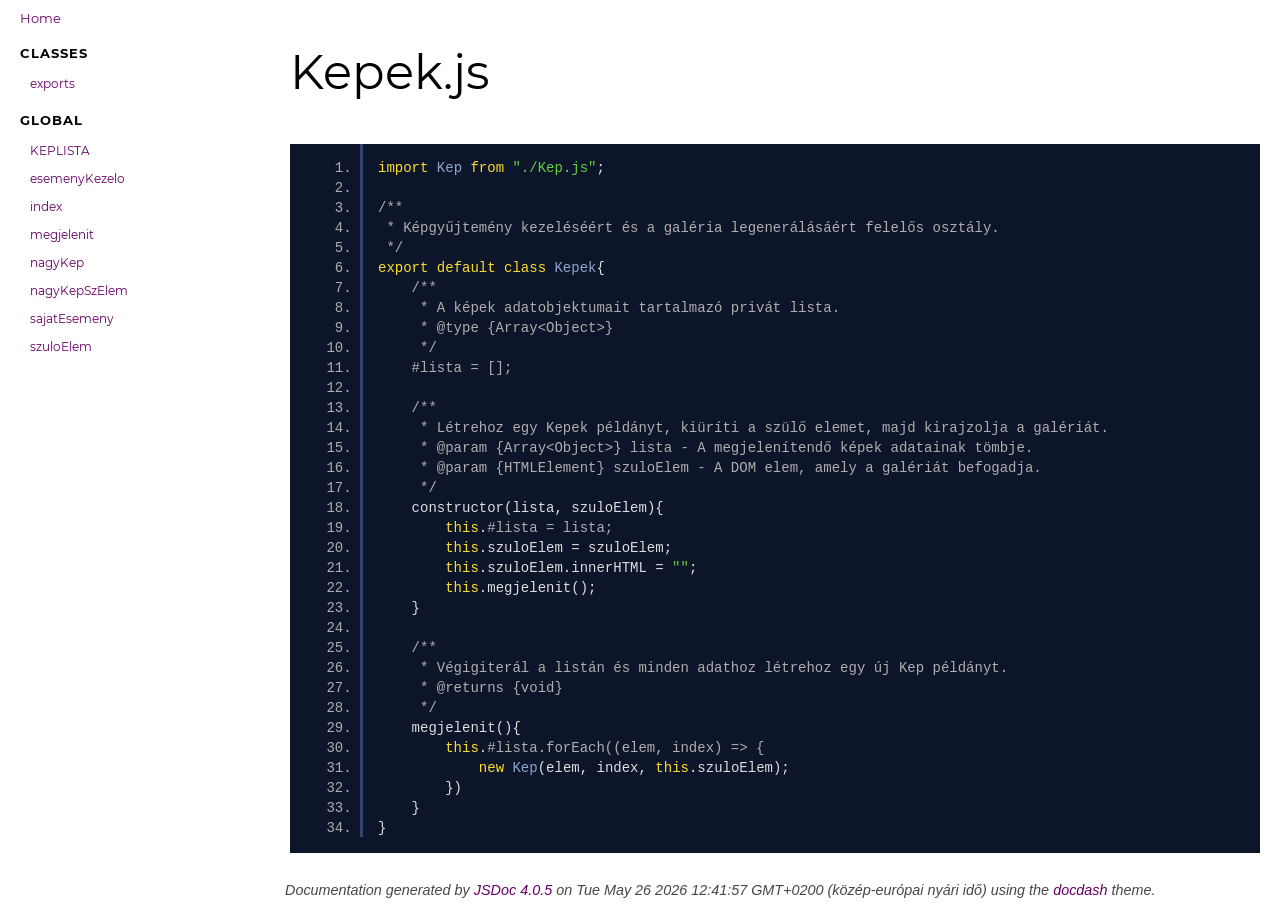
<file: out/Kepek.js.html>
<!DOCTYPE html>
<html lang="en">
<head>
    
    <meta charset="utf-8">
    <title>Kepek.js - Documentation</title>
    
    
    <script src="scripts/prettify/prettify.js"></script>
    <script src="scripts/prettify/lang-css.js"></script>
    <!--[if lt IE 9]>
      <script src="//html5shiv.googlecode.com/svn/trunk/html5.js"></script>
    <![endif]-->
    <link type="text/css" rel="stylesheet" href="styles/prettify.css">
    <link type="text/css" rel="stylesheet" href="styles/jsdoc.css">
    <script src="scripts/nav.js" defer></script>
    
    <meta name="viewport" content="width=device-width, initial-scale=1.0">
</head>
<body>

<input type="checkbox" id="nav-trigger" class="nav-trigger" />
<label for="nav-trigger" class="navicon-button x">
  <div class="navicon"></div>
</label>

<label for="nav-trigger" class="overlay"></label>

<nav >
    
    
    <h2><a href="index.html">Home</a></h2><h3>Classes</h3><ul><li><a href="module.exports.html">exports</a></li><li></li><li></li></ul><h3>Global</h3><ul><li><a href="global.html#KEPLISTA">KEPLISTA</a></li><li><a href="global.html#esemenyKezelo">esemenyKezelo</a></li><li><a href="global.html#index">index</a></li><li><a href="global.html#megjelenit">megjelenit</a></li><li><a href="global.html#nagyKep">nagyKep</a></li><li><a href="global.html#nagyKepSzElem">nagyKepSzElem</a></li><li><a href="global.html#sajatEsemeny">sajatEsemeny</a></li><li><a href="global.html#szuloElem">szuloElem</a></li></ul>
    
</nav>

<div id="main">
    
    <h1 class="page-title">Kepek.js</h1>
    

    



    
    <section>
        <article>
            <pre class="prettyprint source linenums"><code>import Kep from "./Kep.js";

/**
 * Képgyűjtemény kezeléséért és a galéria legenerálásáért felelős osztály.
 */
export default class Kepek{
    /** 
     * A képek adatobjektumait tartalmazó privát lista.
     * @type {Array&lt;Object>} 
     */
    #lista = [];

    /**
     * Létrehoz egy Kepek példányt, kiüríti a szülő elemet, majd kirajzolja a galériát.
     * @param {Array&lt;Object>} lista - A megjelenítendő képek adatainak tömbje.
     * @param {HTMLElement} szuloElem - A DOM elem, amely a galériát befogadja.
     */
    constructor(lista, szuloElem){
        this.#lista = lista;
        this.szuloElem = szuloElem;
        this.szuloElem.innerHTML = "";
        this.megjelenit();
    }

    /**
     * Végigiterál a listán és minden adathoz létrehoz egy új Kep példányt.
     * @returns {void}
     */
    megjelenit(){
        this.#lista.forEach((elem, index) => {
            new Kep(elem, index, this.szuloElem);
        })
    }
}
</code></pre>
        </article>
    </section>




    
    
</div>

<br class="clear">

<footer>
    Documentation generated by <a href="https://github.com/jsdoc3/jsdoc">JSDoc 4.0.5</a> on Tue May 26 2026 12:41:57 GMT+0200 (közép-európai nyári idő) using the <a href="https://github.com/clenemt/docdash">docdash</a> theme.
</footer>

<script>prettyPrint();</script>
<script src="scripts/polyfill.js"></script>
<script src="scripts/linenumber.js"></script>



</body>
</html>
</file>
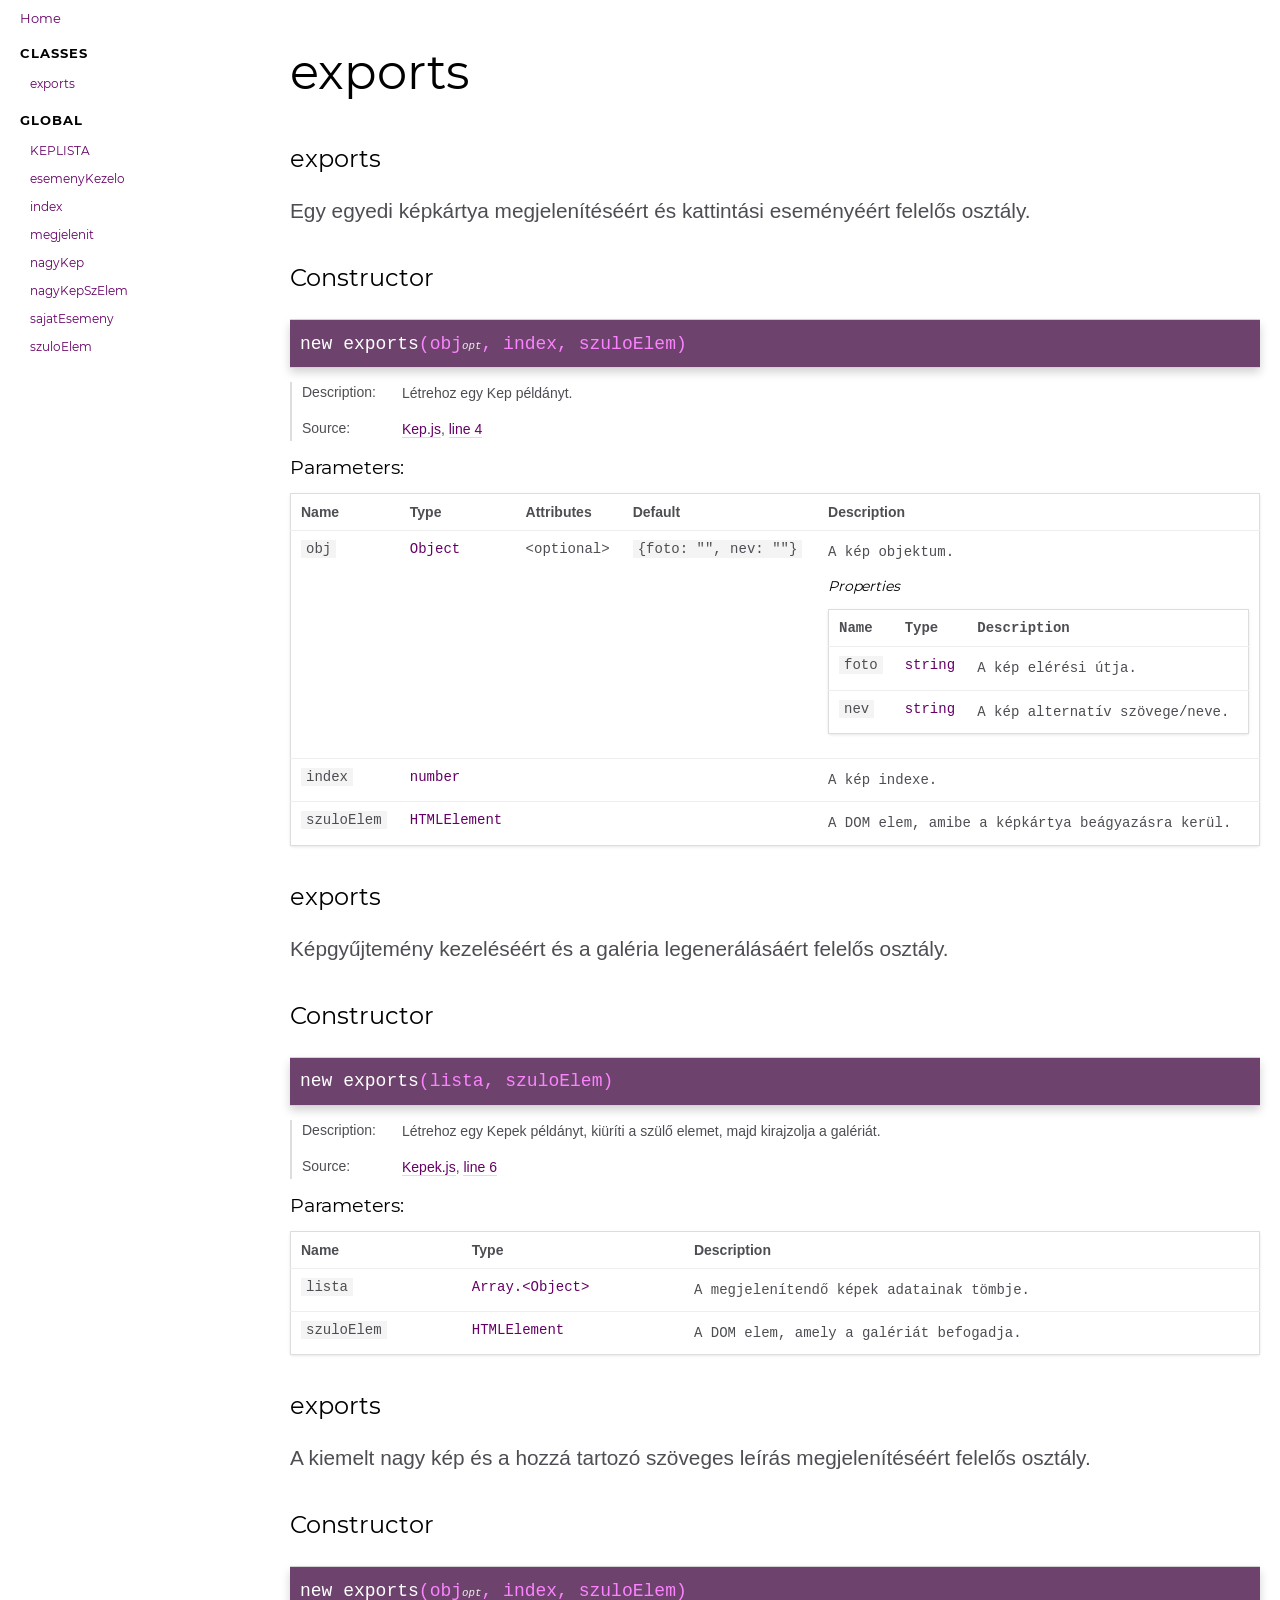
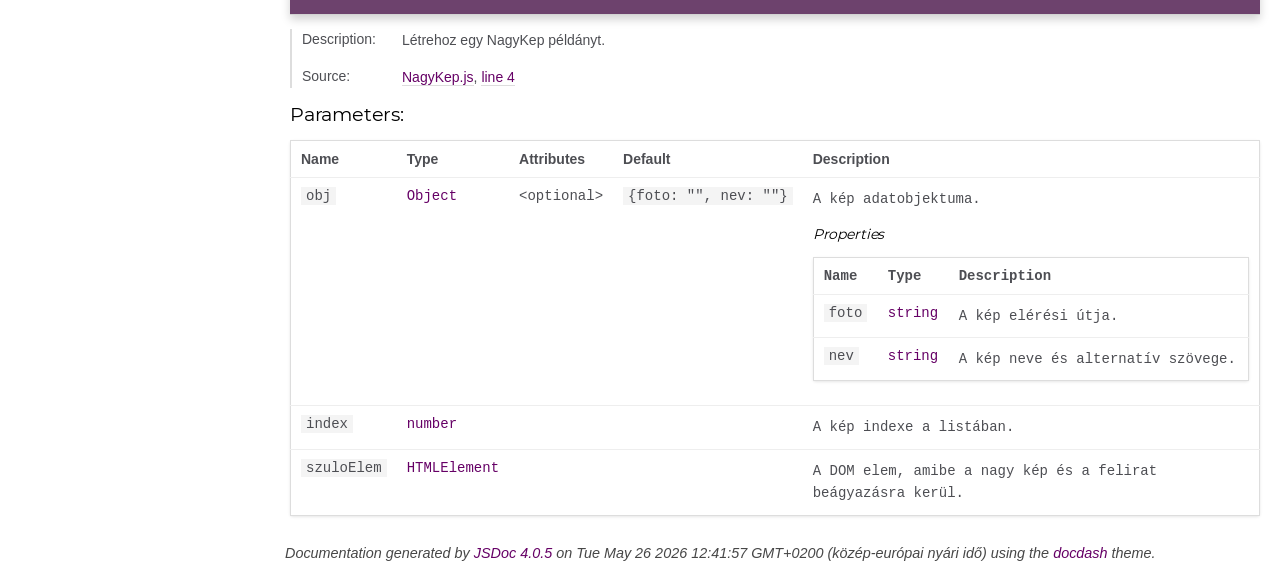
<file: out/module.exports.html>
<!DOCTYPE html>
<html lang="en">
<head>
    
    <meta charset="utf-8">
    <title>exports - Documentation</title>
    
    
    <script src="scripts/prettify/prettify.js"></script>
    <script src="scripts/prettify/lang-css.js"></script>
    <!--[if lt IE 9]>
      <script src="//html5shiv.googlecode.com/svn/trunk/html5.js"></script>
    <![endif]-->
    <link type="text/css" rel="stylesheet" href="styles/prettify.css">
    <link type="text/css" rel="stylesheet" href="styles/jsdoc.css">
    <script src="scripts/nav.js" defer></script>
    
    <meta name="viewport" content="width=device-width, initial-scale=1.0">
</head>
<body>

<input type="checkbox" id="nav-trigger" class="nav-trigger" />
<label for="nav-trigger" class="navicon-button x">
  <div class="navicon"></div>
</label>

<label for="nav-trigger" class="overlay"></label>

<nav >
    
    
    <h2><a href="index.html">Home</a></h2><h3>Classes</h3><ul><li><a href="module.exports.html">exports</a></li><li></li><li></li></ul><h3>Global</h3><ul><li><a href="global.html#KEPLISTA">KEPLISTA</a></li><li><a href="global.html#esemenyKezelo">esemenyKezelo</a></li><li><a href="global.html#index">index</a></li><li><a href="global.html#megjelenit">megjelenit</a></li><li><a href="global.html#nagyKep">nagyKep</a></li><li><a href="global.html#nagyKepSzElem">nagyKepSzElem</a></li><li><a href="global.html#sajatEsemeny">sajatEsemeny</a></li><li><a href="global.html#szuloElem">szuloElem</a></li></ul>
    
</nav>

<div id="main">
    
    <h1 class="page-title">exports</h1>
    

    




<section>

<header>
    
        <h2>
        
            exports
        
        </h2>
        
            <div class="class-description usertext"><p>Egy egyedi képkártya megjelenítéséért és kattintási eseményéért felelős osztály.</p></div>
        
    
</header>

<article>
    
        <div class="container-overview">
        
            

    
    <h2>Constructor</h2>
    

    <h4 class="name" id="exports"><span class="type-signature"></span>new exports<span class="signature">(obj<span class="signature-attributes">opt</span>, index, szuloElem)</span><span class="type-signature"></span></h4>

    




<dl class="details">
    
    <dt class="tag-description">Description:</dt>
    <dd class="tag-description"><ul class="dummy"><li><p>Létrehoz egy Kep példányt.</p></li></ul></dd>
    

    
    <dt class="tag-source">Source:</dt>
    <dd class="tag-source"><ul class="dummy"><li>
        <a href="Kep.js.html">Kep.js</a>, <a href="Kep.js.html#line4">line 4</a>
    </li></ul></dd>
    

    

    

    

    

    

    

    

    

    

    

    

    

    

    

    
</dl>













    <h5 class="h5-parameters">Parameters:</h5>
    

<table class="params">
    <thead>
    <tr>
        
        <th>Name</th>
        

        <th>Type</th>

        
        <th>Attributes</th>
        

        
        <th>Default</th>
        

        <th class="last">Description</th>
    </tr>
    </thead>

    <tbody>
    

        <tr>
            
                <td class="name"><code>obj</code></td>
            

            <td class="type">
            
                
<span class="param-type">Object</span>



            
            </td>

            
                <td class="attributes">
                
                    &lt;optional><br>
                

                

                
                </td>
            

            
                <td class="default">
                
                    <code>{foto: "", nev: ""}</code>
                
                </td>
            

            <td class="description last"><p>A kép objektum.</p>
                <h6>Properties</h6>
                

<table class="params">
    <thead>
    <tr>
        
        <th>Name</th>
        

        <th>Type</th>

        

        

        <th class="last">Description</th>
    </tr>
    </thead>

    <tbody>
    

        <tr>
            
                <td class="name"><code>foto</code></td>
            

            <td class="type">
            
                
<span class="param-type">string</span>



            
            </td>

            

            

            <td class="description last"><p>A kép elérési útja.</p></td>
        </tr>

    

        <tr>
            
                <td class="name"><code>nev</code></td>
            

            <td class="type">
            
                
<span class="param-type">string</span>



            
            </td>

            

            

            <td class="description last"><p>A kép alternatív szövege/neve.</p></td>
        </tr>

    
    </tbody>
</table>

            </td>
        </tr>

    

        <tr>
            
                <td class="name"><code>index</code></td>
            

            <td class="type">
            
                
<span class="param-type">number</span>



            
            </td>

            
                <td class="attributes">
                

                

                
                </td>
            

            
                <td class="default">
                
                </td>
            

            <td class="description last"><p>A kép indexe.</p></td>
        </tr>

    

        <tr>
            
                <td class="name"><code>szuloElem</code></td>
            

            <td class="type">
            
                
<span class="param-type">HTMLElement</span>



            
            </td>

            
                <td class="attributes">
                

                

                
                </td>
            

            
                <td class="default">
                
                </td>
            

            <td class="description last"><p>A DOM elem, amibe a képkártya beágyazásra kerül.</p></td>
        </tr>

    
    </tbody>
</table>



















        
        </div>
    

    

    

    
    
    

     

    

    

    

    

    
</article>

</section>







<section>

<header>
    
        <h2>
        
            exports
        
        </h2>
        
            <div class="class-description usertext"><p>Képgyűjtemény kezeléséért és a galéria legenerálásáért felelős osztály.</p></div>
        
    
</header>

<article>
    
        <div class="container-overview">
        
            

    
    <h2>Constructor</h2>
    

    <h4 class="name" id="exports"><span class="type-signature"></span>new exports<span class="signature">(lista, szuloElem)</span><span class="type-signature"></span></h4>

    




<dl class="details">
    
    <dt class="tag-description">Description:</dt>
    <dd class="tag-description"><ul class="dummy"><li><p>Létrehoz egy Kepek példányt, kiüríti a szülő elemet, majd kirajzolja a galériát.</p></li></ul></dd>
    

    
    <dt class="tag-source">Source:</dt>
    <dd class="tag-source"><ul class="dummy"><li>
        <a href="Kepek.js.html">Kepek.js</a>, <a href="Kepek.js.html#line6">line 6</a>
    </li></ul></dd>
    

    

    

    

    

    

    

    

    

    

    

    

    

    

    

    
</dl>













    <h5 class="h5-parameters">Parameters:</h5>
    

<table class="params">
    <thead>
    <tr>
        
        <th>Name</th>
        

        <th>Type</th>

        

        

        <th class="last">Description</th>
    </tr>
    </thead>

    <tbody>
    

        <tr>
            
                <td class="name"><code>lista</code></td>
            

            <td class="type">
            
                
<span class="param-type">Array.&lt;Object></span>



            
            </td>

            

            

            <td class="description last"><p>A megjelenítendő képek adatainak tömbje.</p></td>
        </tr>

    

        <tr>
            
                <td class="name"><code>szuloElem</code></td>
            

            <td class="type">
            
                
<span class="param-type">HTMLElement</span>



            
            </td>

            

            

            <td class="description last"><p>A DOM elem, amely a galériát befogadja.</p></td>
        </tr>

    
    </tbody>
</table>



















        
        </div>
    

    

    

    
    
    

     

    

    

    

    

    
</article>

</section>







<section>

<header>
    
        <h2>
        
            exports
        
        </h2>
        
            <div class="class-description usertext"><p>A kiemelt nagy kép és a hozzá tartozó szöveges leírás megjelenítéséért felelős osztály.</p></div>
        
    
</header>

<article>
    
        <div class="container-overview">
        
            

    
    <h2>Constructor</h2>
    

    <h4 class="name" id="exports"><span class="type-signature"></span>new exports<span class="signature">(obj<span class="signature-attributes">opt</span>, index, szuloElem)</span><span class="type-signature"></span></h4>

    




<dl class="details">
    
    <dt class="tag-description">Description:</dt>
    <dd class="tag-description"><ul class="dummy"><li><p>Létrehoz egy NagyKep példányt.</p></li></ul></dd>
    

    
    <dt class="tag-source">Source:</dt>
    <dd class="tag-source"><ul class="dummy"><li>
        <a href="NagyKep.js.html">NagyKep.js</a>, <a href="NagyKep.js.html#line4">line 4</a>
    </li></ul></dd>
    

    

    

    

    

    

    

    

    

    

    

    

    

    

    

    
</dl>













    <h5 class="h5-parameters">Parameters:</h5>
    

<table class="params">
    <thead>
    <tr>
        
        <th>Name</th>
        

        <th>Type</th>

        
        <th>Attributes</th>
        

        
        <th>Default</th>
        

        <th class="last">Description</th>
    </tr>
    </thead>

    <tbody>
    

        <tr>
            
                <td class="name"><code>obj</code></td>
            

            <td class="type">
            
                
<span class="param-type">Object</span>



            
            </td>

            
                <td class="attributes">
                
                    &lt;optional><br>
                

                

                
                </td>
            

            
                <td class="default">
                
                    <code>{foto: "", nev: ""}</code>
                
                </td>
            

            <td class="description last"><p>A kép adatobjektuma.</p>
                <h6>Properties</h6>
                

<table class="params">
    <thead>
    <tr>
        
        <th>Name</th>
        

        <th>Type</th>

        

        

        <th class="last">Description</th>
    </tr>
    </thead>

    <tbody>
    

        <tr>
            
                <td class="name"><code>foto</code></td>
            

            <td class="type">
            
                
<span class="param-type">string</span>



            
            </td>

            

            

            <td class="description last"><p>A kép elérési útja.</p></td>
        </tr>

    

        <tr>
            
                <td class="name"><code>nev</code></td>
            

            <td class="type">
            
                
<span class="param-type">string</span>



            
            </td>

            

            

            <td class="description last"><p>A kép neve és alternatív szövege.</p></td>
        </tr>

    
    </tbody>
</table>

            </td>
        </tr>

    

        <tr>
            
                <td class="name"><code>index</code></td>
            

            <td class="type">
            
                
<span class="param-type">number</span>



            
            </td>

            
                <td class="attributes">
                

                

                
                </td>
            

            
                <td class="default">
                
                </td>
            

            <td class="description last"><p>A kép indexe a listában.</p></td>
        </tr>

    

        <tr>
            
                <td class="name"><code>szuloElem</code></td>
            

            <td class="type">
            
                
<span class="param-type">HTMLElement</span>



            
            </td>

            
                <td class="attributes">
                

                

                
                </td>
            

            
                <td class="default">
                
                </td>
            

            <td class="description last"><p>A DOM elem, amibe a nagy kép és a felirat beágyazásra kerül.</p></td>
        </tr>

    
    </tbody>
</table>



















        
        </div>
    

    

    

    
    
    

     

    

    

    

    

    
</article>

</section>




    
    
</div>

<br class="clear">

<footer>
    Documentation generated by <a href="https://github.com/jsdoc3/jsdoc">JSDoc 4.0.5</a> on Tue May 26 2026 12:41:57 GMT+0200 (közép-európai nyári idő) using the <a href="https://github.com/clenemt/docdash">docdash</a> theme.
</footer>

<script>prettyPrint();</script>
<script src="scripts/polyfill.js"></script>
<script src="scripts/linenumber.js"></script>



</body>
</html>
</file>
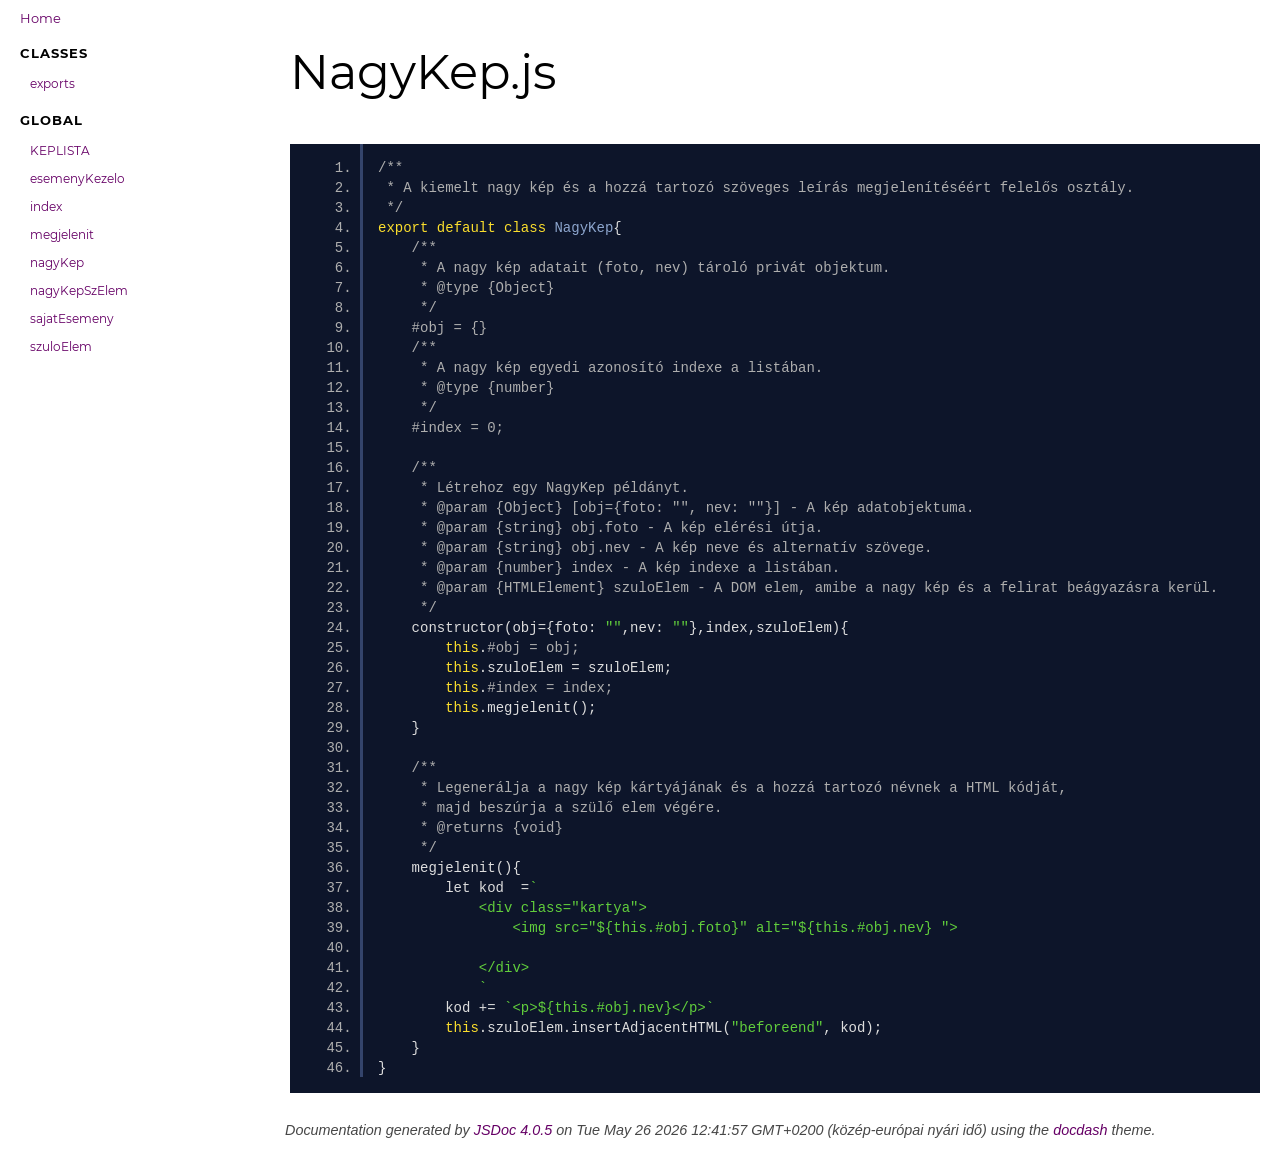
<file: out/NagyKep.js.html>
<!DOCTYPE html>
<html lang="en">
<head>
    
    <meta charset="utf-8">
    <title>NagyKep.js - Documentation</title>
    
    
    <script src="scripts/prettify/prettify.js"></script>
    <script src="scripts/prettify/lang-css.js"></script>
    <!--[if lt IE 9]>
      <script src="//html5shiv.googlecode.com/svn/trunk/html5.js"></script>
    <![endif]-->
    <link type="text/css" rel="stylesheet" href="styles/prettify.css">
    <link type="text/css" rel="stylesheet" href="styles/jsdoc.css">
    <script src="scripts/nav.js" defer></script>
    
    <meta name="viewport" content="width=device-width, initial-scale=1.0">
</head>
<body>

<input type="checkbox" id="nav-trigger" class="nav-trigger" />
<label for="nav-trigger" class="navicon-button x">
  <div class="navicon"></div>
</label>

<label for="nav-trigger" class="overlay"></label>

<nav >
    
    
    <h2><a href="index.html">Home</a></h2><h3>Classes</h3><ul><li><a href="module.exports.html">exports</a></li><li></li><li></li></ul><h3>Global</h3><ul><li><a href="global.html#KEPLISTA">KEPLISTA</a></li><li><a href="global.html#esemenyKezelo">esemenyKezelo</a></li><li><a href="global.html#index">index</a></li><li><a href="global.html#megjelenit">megjelenit</a></li><li><a href="global.html#nagyKep">nagyKep</a></li><li><a href="global.html#nagyKepSzElem">nagyKepSzElem</a></li><li><a href="global.html#sajatEsemeny">sajatEsemeny</a></li><li><a href="global.html#szuloElem">szuloElem</a></li></ul>
    
</nav>

<div id="main">
    
    <h1 class="page-title">NagyKep.js</h1>
    

    



    
    <section>
        <article>
            <pre class="prettyprint source linenums"><code>/**
 * A kiemelt nagy kép és a hozzá tartozó szöveges leírás megjelenítéséért felelős osztály.
 */
export default class NagyKep{
    /** 
     * A nagy kép adatait (foto, nev) tároló privát objektum.
     * @type {Object} 
     */
    #obj = {}
    /** 
     * A nagy kép egyedi azonosító indexe a listában.
     * @type {number} 
     */
    #index = 0;

    /**
     * Létrehoz egy NagyKep példányt.
     * @param {Object} [obj={foto: "", nev: ""}] - A kép adatobjektuma.
     * @param {string} obj.foto - A kép elérési útja.
     * @param {string} obj.nev - A kép neve és alternatív szövege.
     * @param {number} index - A kép indexe a listában.
     * @param {HTMLElement} szuloElem - A DOM elem, amibe a nagy kép és a felirat beágyazásra kerül.
     */
    constructor(obj={foto: "",nev: ""},index,szuloElem){
        this.#obj = obj;
        this.szuloElem = szuloElem;
        this.#index = index;
        this.megjelenit();
    }

    /**
     * Legenerálja a nagy kép kártyájának és a hozzá tartozó névnek a HTML kódját,
     * majd beszúrja a szülő elem végére.
     * @returns {void}
     */
    megjelenit(){
        let kod  =`
            &lt;div class="kartya">
                &lt;img src="${this.#obj.foto}" alt="${this.#obj.nev} ">
                
            &lt;/div>
            `
        kod += `&lt;p>${this.#obj.nev}&lt;/p>`
        this.szuloElem.insertAdjacentHTML("beforeend", kod);
    }
}
</code></pre>
        </article>
    </section>




    
    
</div>

<br class="clear">

<footer>
    Documentation generated by <a href="https://github.com/jsdoc3/jsdoc">JSDoc 4.0.5</a> on Tue May 26 2026 12:41:57 GMT+0200 (közép-európai nyári idő) using the <a href="https://github.com/clenemt/docdash">docdash</a> theme.
</footer>

<script>prettyPrint();</script>
<script src="scripts/polyfill.js"></script>
<script src="scripts/linenumber.js"></script>



</body>
</html>
</file>
<file: src/stilus.css>
img{
    width: 100%;
}

.kartya{
    width: 300px;
    border: 1px solid black;
    text-align: center;

}

.kartya button{
    background-color: beige;
}

.tarolo{
    display: flex;
    flex-wrap: wrap;
}

.nagyKep img{
    width: 150%;
}
</file>
<file: out/styles/prettify.css>
.pln {
  color: #ddd;
}

/* string content */
.str {
  color: #61ce3c;
}

/* a keyword */
.kwd {
  color: #fbde2d;
}

/* a comment */
.com {
  color: #aeaeae;
}

/* a type name */
.typ {
  color: #8da6ce;
}

/* a literal value */
.lit {
  color: #fbde2d;
}

/* punctuation */
.pun {
  color: #ddd;
}

/* lisp open bracket */
.opn {
  color: #000000;
}

/* lisp close bracket */
.clo {
  color: #000000;
}

/* a markup tag name */
.tag {
  color: #8da6ce;
}

/* a markup attribute name */
.atn {
  color: #fbde2d;
}

/* a markup attribute value */
.atv {
  color: #ddd;
}

/* a declaration */
.dec {
  color: #EF5050;
}

/* a variable name */
.var {
  color: #c82829;
}

/* a function name */
.fun {
  color: #4271ae;
}

/* Specify class=linenums on a pre to get line numbering */
ol.linenums {
  margin-top: 0;
  margin-bottom: 0;
  padding-bottom: 2px;
}
</file>
<file: out/styles/jsdoc.css>
* {
  box-sizing: border-box
}

html, body {
  height: 100%;
  width: 100%;
}

body {
  color: #4d4e53;
  background-color: white;
  margin: 0 auto;
  padding: 0 20px;
  font-family: 'Helvetica Neue', Helvetica, sans-serif;
  font-size: 16px;
}

img {
  max-width: 100%;
}

a,
a:active {
  color: #606;
  text-decoration: none;
}

a:hover {
  text-decoration: none;
}

article a {
  border-bottom: 1px solid #ddd;
}

article a:hover, article a:active {
  border-bottom-color: #222;
}

article .description a {
    word-break: break-word;
}

p, ul, ol, blockquote {
  margin-bottom: 1em;
  line-height: 160%;
}

h1, h2, h3, h4, h5, h6 {
  font-family: 'Montserrat', sans-serif;
}

h1, h2, h3, h4, h5, h6 {
  color: #000;
  font-weight: 400;
  margin: 0;
}

h1 {
  font-weight: 300;
  font-size: 48px;
  margin: 1em 0 .5em;
}

h1.page-title {
  font-size: 48px;
  margin: 1em 30px;
  line-height: 100%;
  word-wrap: break-word;
}

h2 {
  font-size: 24px;
  margin: 1.5em 0 .3em;
}

h3 {
  font-size: 24px;
  margin: 1.2em 0 .3em;
}

h4 {
  font-size: 18px;
  margin: 1em 0 .2em;
  color: #4d4e53;
}

h4.name {
  color: #fff;
  background: #6d426d;
  box-shadow: 0 .25em .5em #d3d3d3;
  border-top: 1px solid #d3d3d3;
  border-bottom: 1px solid #d3d3d3;
  margin: 1.5em 0 0.5em;
  padding: .75em 0 .75em 10px;
}

h4.name a {
  color: #fc83ff;
}

h4.name a:hover {
  border-bottom-color: #fc83ff;
}

h5, .container-overview .subsection-title {
  font-size: 120%;
  letter-spacing: -0.01em;
  margin: 8px 0 3px 0;
}

h6 {
  font-size: 100%;
  letter-spacing: -0.01em;
  margin: 6px 0 3px 0;
  font-style: italic;
}

.usertext h1 {
  font-family: "Source Sans Pro";
  font-size: 24px;
  margin: 2.5em 0 1em;
  font-weight: 400;
}

.usertext h2 {
  font-family: "Source Sans Pro";
  font-size: 18px;
  margin: 2em 0 0.5em;
  font-weight: 400;

}

.usertext h3 {
  font-family: "Source Sans Pro";
  font-size: 15px;
  margin: 1.5em 0 0;
  font-weight: 400;
}

.usertext h4 {
  font-family: "Source Sans Pro";
  font-size: 14px;
  margin: 0 0 0;
  font-weight: 400;
}

.usertext h5 {
  font-size: 12px;
  margin: 1em 0 0;
  font-weight: normal;
  color: #666;
}

.usertext h6 {
  font-size: 11px;
  margin: 1em 0 0;
  font-weight: normal;
  font-style: normal;
  color: #666;
}


tt, code, kbd, samp, pre {
  font-family: Consolas, Monaco, 'Andale Mono', monospace;
  background: #f4f4f4;
}

tt, code, kbd, samp{
  padding: 1px 5px;
}

pre {
  padding-bottom: 1em;
}  

.class-description {
  font-size: 130%;
  line-height: 140%;
  margin-bottom: 1em;
  margin-top: 1em;
}

.class-description:empty {
  margin: 0
}

#main {
  float: right;
  width: calc(100% - 240px);
}

header {
  display: block
}

section {
  display: block;
  background-color: #fff;
  padding: 0 0 0 30px;
}

.variation {
  display: none
}

.signature-attributes {
  font-size: 60%;
  color: #eee;
  font-style: italic;
  font-weight: lighter;
}

nav {
  float: left;
  display: block;
  width: 250px;
  background: #fff;
  overflow: auto;
  position: fixed;
  height: 100%;
}

nav #nav-search{
    width: 210px;
    height: 30px;
    padding: 5px 10px;
    font-size: 12px;
    line-height: 1.5;
    border-radius: 3px;
    margin-right: 20px;
    margin-top: 20px;
}

nav.wrap a{
    word-wrap: break-word;
}

nav h3 {
  margin-top: 12px;
  font-size: 13px;
  text-transform: uppercase;
  letter-spacing: 1px;
  font-weight: 700;
  line-height: 24px;
  margin: 15px 0 10px;
  padding: 0;
  color: #000;
}

nav h3.collapsed_header {
  cursor: pointer;
}

nav ul {
  font-family: 'Lucida Grande', 'Lucida Sans Unicode', arial, sans-serif;
  font-size: 100%;
  line-height: 17px;
  padding: 0;
  margin: 0;
  list-style-type: none;
}

nav ul a,
nav ul a:active {
  font-family: 'Montserrat', sans-serif;
  line-height: 18px;
  padding: 0;
  display: block;
  font-size: 12px;
}

nav a:hover,
nav a:active {
  color: #606;
}

nav > ul {
  padding: 0 10px;
}

nav > ul > li > a {
  color: #606;
  margin-top: 10px;
}

nav ul ul a {
  color: hsl(207, 1%, 60%);
  border-left: 1px solid hsl(207, 10%, 86%);
}

nav ul ul a,
nav ul ul a:active {
  padding-left: 20px
}

nav h2 {
   font-size: 13px;
   margin: 10px 0 0 0;
   padding: 0;
}

nav > h2 > a {
   margin: 10px 0 -10px;
   color: #606 !important;
}

footer {
  color: hsl(0, 0%, 28%);
  margin-left: 250px;
  display: block;
  padding: 15px;
  font-style: italic;
  font-size: 90%;
}

.ancestors {
  color: #999
}

.ancestors a {
   color: #999 !important;
}

.clear {
  clear: both
}

.important {
  font-weight: bold;
  color: #950B02;
}

.yes-def {
  text-indent: -1000px
}

.type-signature {
  color: #CA79CA
}

.type-signature:last-child {
  color: #eee;
}

.name, .signature {
  font-family: Consolas, Monaco, 'Andale Mono', monospace
}

.signature {
    color: #fc83ff;
}

.details {
  margin-top: 6px;
  border-left: 2px solid #DDD;
  line-height: 20px;
  font-size: 14px;
}

.details dt {
   width: auto;
   float: left;
   padding-left: 10px;
}

.details dd {
   margin-left: 70px;
   margin-top: 6px;
   margin-bottom: 6px;
}

.details ul {
   margin: 0
}

.details ul {
   list-style-type: none
}

.details pre.prettyprint {
   margin: 0
}

.details .object-value {
   padding-top: 0
}

.description {
  margin-bottom: 1em;
  margin-top: 1em;
}

.code-caption {
  font-style: italic;
  font-size: 107%;
  margin: 0;
}

.prettyprint {
  font-size: 14px;
  overflow: auto;
}

.prettyprint.source {
  width: inherit;
  line-height: 18px;
  display: block;
  background-color: #0d152a;
  color: #aeaeae;
}

.prettyprint code {
  line-height: 18px;
  display: block;
  background-color: #0d152a;
  color: #4D4E53;
}

.prettyprint > code {
  padding: 15px;
}

.prettyprint .linenums code {
  padding: 0 15px
}

.prettyprint .linenums li:first-of-type code {
  padding-top: 15px
}

.prettyprint code span.line {
  display: inline-block
}

.prettyprint.linenums {
  padding-left: 70px;
  -webkit-user-select: none;
  -moz-user-select: none;
  -ms-user-select: none;
  user-select: none;
}

.prettyprint.linenums ol {
   padding-left: 0
}

.prettyprint.linenums li {
   border-left: 3px #34446B solid;
}

.prettyprint.linenums li.selected, .prettyprint.linenums li.selected * {
   background-color: #34446B;
}

.prettyprint.linenums li * {
   -webkit-user-select: text;
   -moz-user-select: text;
   -ms-user-select: text;
   user-select: text;
}

.prettyprint.linenums li code:empty:after {
  content:"";
  display:inline-block;
  width:0px;
}

table {
  border-spacing: 0;
  border: 1px solid #ddd;
  border-collapse: collapse;
  border-radius: 3px;
  box-shadow: 0 1px 3px rgba(0,0,0,0.1);
  width: 100%;
  font-size: 14px;
  margin: 1em 0;
}

td, th {
   margin: 0px;
   text-align: left;
   vertical-align: top;
   padding: 10px;
   display: table-cell;
}

thead tr, thead tr {
   background-color: #fff;
   font-weight: bold;
   border-bottom: 1px solid #ddd;
}

.params .type {
  white-space: nowrap;
}

.params code {
  white-space: pre;
}

.params td, .params .name, .props .name, .name code {
   color: #4D4E53;
   font-family: Consolas, Monaco, 'Andale Mono', monospace;
   font-size: 100%;
}

.params td {
   border-top: 1px solid #eee
}

.params td.description > p:first-child, .props td.description > p:first-child {
   margin-top: 0;
   padding-top: 0;
}

.params td.description > p:last-child, .props td.description > p:last-child {
   margin-bottom: 0;
   padding-bottom: 0;
}

span.param-type, .params td .param-type, .param-type dd {
   color: #606;
  font-family: Consolas, Monaco, 'Andale Mono', monospace
}

.param-type dt, .param-type dd {
  display: inline-block
}

.param-type {
  margin: 14px 0;
}

.disabled {
  color: #454545
}

/* navicon button */
.navicon-button {
  display: none;
  position: relative;
  padding: 2.0625rem 1.5rem;
  transition: 0.25s;
  cursor: pointer;
  -webkit-user-select: none;
     -moz-user-select: none;
      -ms-user-select: none;
          user-select: none;
  opacity: .8;
}
.navicon-button .navicon:before, .navicon-button .navicon:after {
  transition: 0.25s;
}
.navicon-button:hover {
  transition: 0.5s;
  opacity: 1;
}
.navicon-button:hover .navicon:before, .navicon-button:hover .navicon:after {
  transition: 0.25s;
}
.navicon-button:hover .navicon:before {
  top: .825rem;
}
.navicon-button:hover .navicon:after {
  top: -.825rem;
}

/* navicon */
.navicon {
  position: relative;
  width: 2.5em;
  height: .3125rem;
  background: #000;
  transition: 0.3s;
  border-radius: 2.5rem;
}
.navicon:before, .navicon:after {
  display: block;
  content: "";
  height: .3125rem;
  width: 2.5rem;
  background: #000;
  position: absolute;
  z-index: -1;
  transition: 0.3s 0.25s;
  border-radius: 1rem;
}
.navicon:before {
  top: .625rem;
}
.navicon:after {
  top: -.625rem;
}

/* open */
.nav-trigger:checked + label:not(.steps) .navicon:before,
.nav-trigger:checked + label:not(.steps) .navicon:after {
  top: 0 !important;
}

.nav-trigger:checked + label .navicon:before,
.nav-trigger:checked + label .navicon:after {
  transition: 0.5s;
}

/* Minus */
.nav-trigger:checked + label {
  -webkit-transform: scale(0.75);
          transform: scale(0.75);
}

/* × and + */
.nav-trigger:checked + label.plus .navicon,
.nav-trigger:checked + label.x .navicon {
  background: transparent;
}

.nav-trigger:checked + label.plus .navicon:before,
.nav-trigger:checked + label.x .navicon:before {
  -webkit-transform: rotate(-45deg);
          transform: rotate(-45deg);
  background: #FFF;
}

.nav-trigger:checked + label.plus .navicon:after,
.nav-trigger:checked + label.x .navicon:after {
  -webkit-transform: rotate(45deg);
          transform: rotate(45deg);
  background: #FFF;
}

.nav-trigger:checked + label.plus {
  -webkit-transform: scale(0.75) rotate(45deg);
          transform: scale(0.75) rotate(45deg);
}

.nav-trigger:checked ~ nav {
  left: 0 !important;
}

.nav-trigger:checked ~ .overlay {
  display: block;
}

.nav-trigger {
  position: fixed;
  top: 0;
  clip: rect(0, 0, 0, 0);
}

.overlay {
  display: none;
  position: fixed;
  top: 0;
  bottom: 0;
  left: 0;
  right: 0;
  width: 100%;
  height: 100%;
  background: hsla(0, 0%, 0%, 0.5);
  z-index: 1;
}

/* nav level */
.level-hide {
    display: none;
}
html[data-search-mode] .level-hide {
    display: block;
}


@media only screen and (max-width: 680px) {
  body {
    overflow-x: hidden;
  }

  nav {
    background: #FFF;
    width: 250px;
    height: 100%;
    position: fixed;
    top: 0;
    right: 0;
    bottom: 0;
    left: -250px;
    z-index: 3;
    padding: 0 10px;
    transition: left 0.2s;
  }

  .navicon-button {
    display: inline-block;
    position: fixed;
    top: 1.5em;
    right: 0;
    z-index: 2;
  }

  #main {
    width: 100%;
  }

  #main h1.page-title {
    margin: 1em 0;
  }

  #main section {
    padding: 0;
  }

  footer {
    margin-left: 0;
  }
}

/** Add a '#' to static members */
[data-type="member"] a::before {
  content: '#';
  display: inline-block;
  margin-left: -14px;
  margin-right: 5px;
}

#disqus_thread{
    margin-left: 30px;
}

@font-face {
  font-family: 'Montserrat';
  font-style: normal;
  font-weight: 400;
  src: url('../fonts/Montserrat/Montserrat-Regular.eot'); /* IE9 Compat Modes */
  src: url('../fonts/Montserrat/Montserrat-Regular.eot?#iefix') format('embedded-opentype'), /* IE6-IE8 */
       url('../fonts/Montserrat/Montserrat-Regular.woff2') format('woff2'), /* Super Modern Browsers */
       url('../fonts/Montserrat/Montserrat-Regular.woff') format('woff'), /* Pretty Modern Browsers */
       url('../fonts/Montserrat/Montserrat-Regular.ttf')  format('truetype'); /* Safari, Android, iOS */
}

@font-face {
  font-family: 'Montserrat';
  font-style: normal;
  font-weight: 700;
  src: url('../fonts/Montserrat/Montserrat-Bold.eot'); /* IE9 Compat Modes */
  src: url('../fonts/Montserrat/Montserrat-Bold.eot?#iefix') format('embedded-opentype'), /* IE6-IE8 */
       url('../fonts/Montserrat/Montserrat-Bold.woff2') format('woff2'), /* Super Modern Browsers */
       url('../fonts/Montserrat/Montserrat-Bold.woff') format('woff'), /* Pretty Modern Browsers */
       url('../fonts/Montserrat/Montserrat-Bold.ttf')  format('truetype'); /* Safari, Android, iOS */
}

@font-face {
    font-family: 'Source Sans Pro';
    src: url('../fonts/Source-Sans-Pro/sourcesanspro-regular-webfont.eot');
    src: url('../fonts/Source-Sans-Pro/sourcesanspro-regular-webfont.eot?#iefix') format('embedded-opentype'),
         url('../fonts/Source-Sans-Pro/sourcesanspro-regular-webfont.woff2') format('woff2'),
         url('../fonts/Source-Sans-Pro/sourcesanspro-regular-webfont.woff') format('woff'),
         url('../fonts/Source-Sans-Pro/sourcesanspro-regular-webfont.ttf') format('truetype'),
         url('../fonts/Source-Sans-Pro/sourcesanspro-regular-webfont.svg#source_sans_proregular') format('svg');
    font-weight: 400;
    font-style: normal;
}

@font-face {
    font-family: 'Source Sans Pro';
    src: url('../fonts/Source-Sans-Pro/sourcesanspro-light-webfont.eot');
    src: url('../fonts/Source-Sans-Pro/sourcesanspro-light-webfont.eot?#iefix') format('embedded-opentype'),
         url('../fonts/Source-Sans-Pro/sourcesanspro-light-webfont.woff2') format('woff2'),
         url('../fonts/Source-Sans-Pro/sourcesanspro-light-webfont.woff') format('woff'),
         url('../fonts/Source-Sans-Pro/sourcesanspro-light-webfont.ttf') format('truetype'),
         url('../fonts/Source-Sans-Pro/sourcesanspro-light-webfont.svg#source_sans_prolight') format('svg');
    font-weight: 300;
    font-style: normal;

}
</file>
